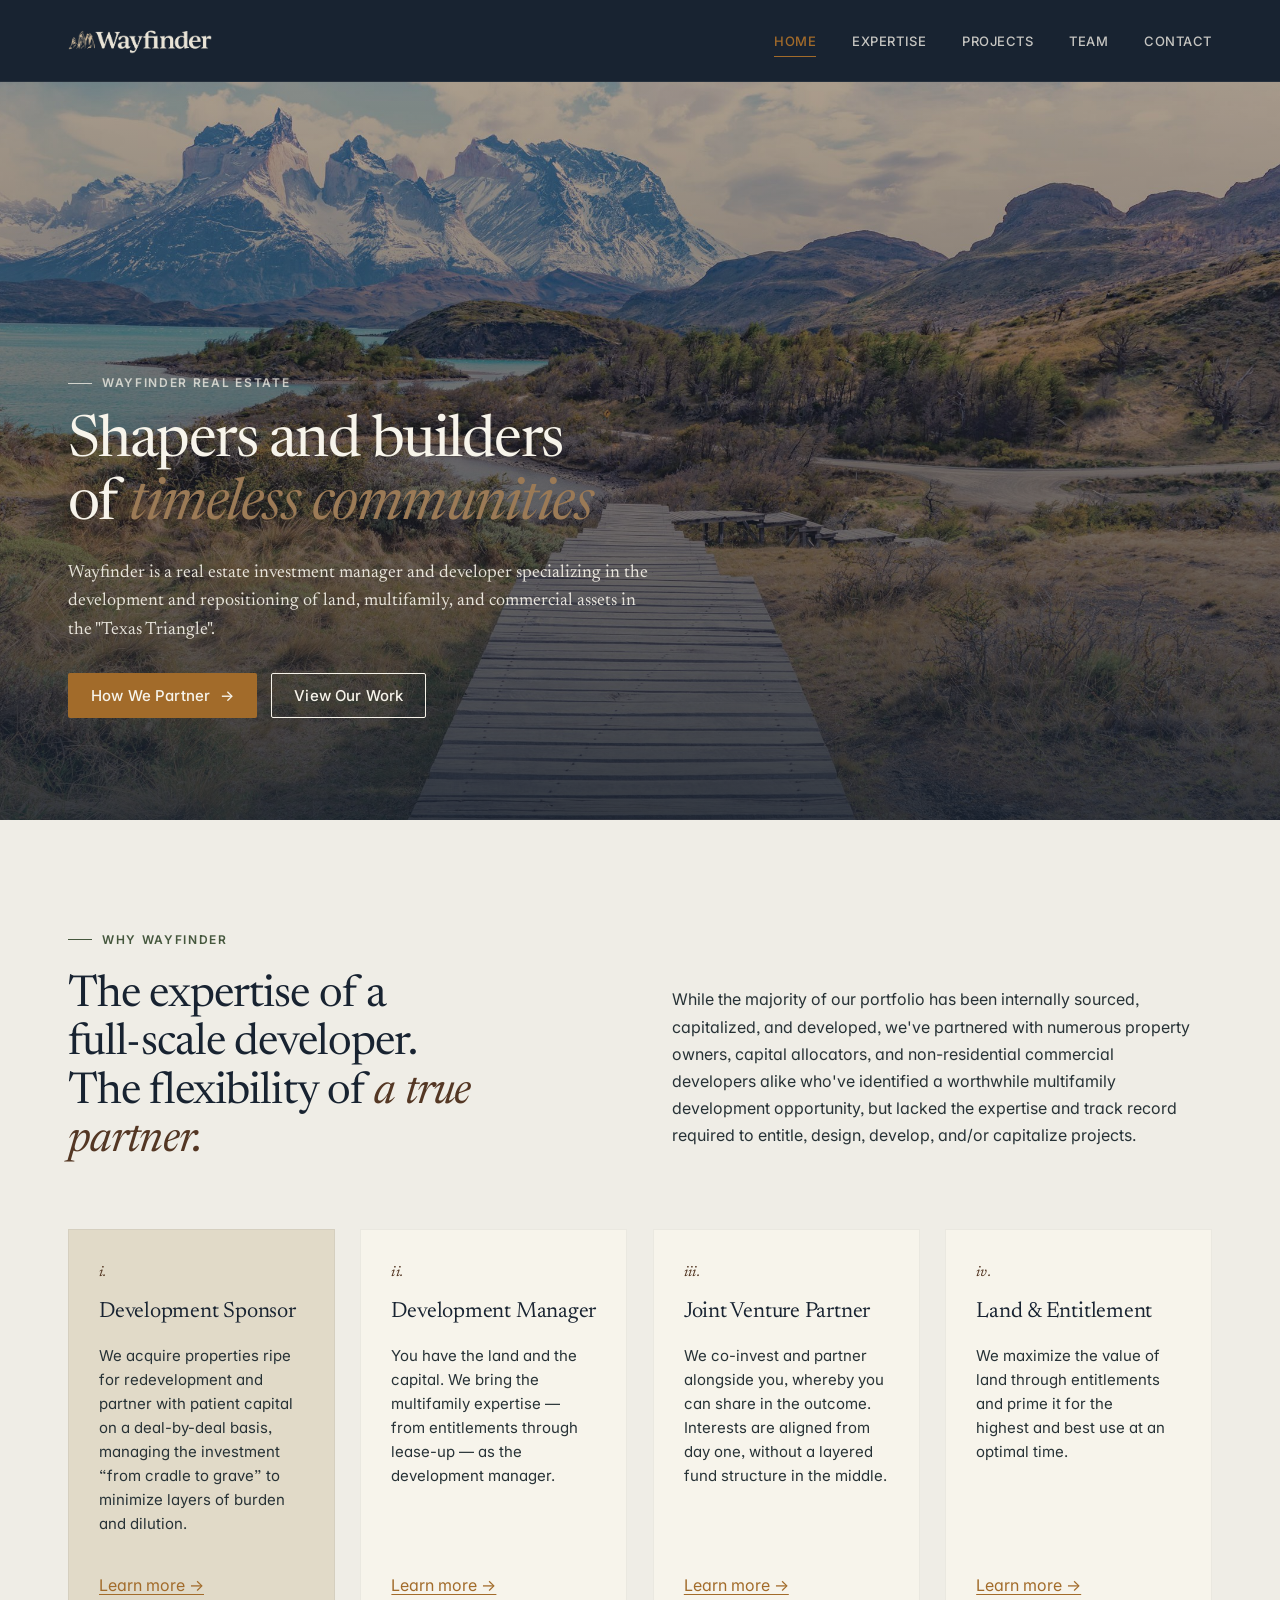
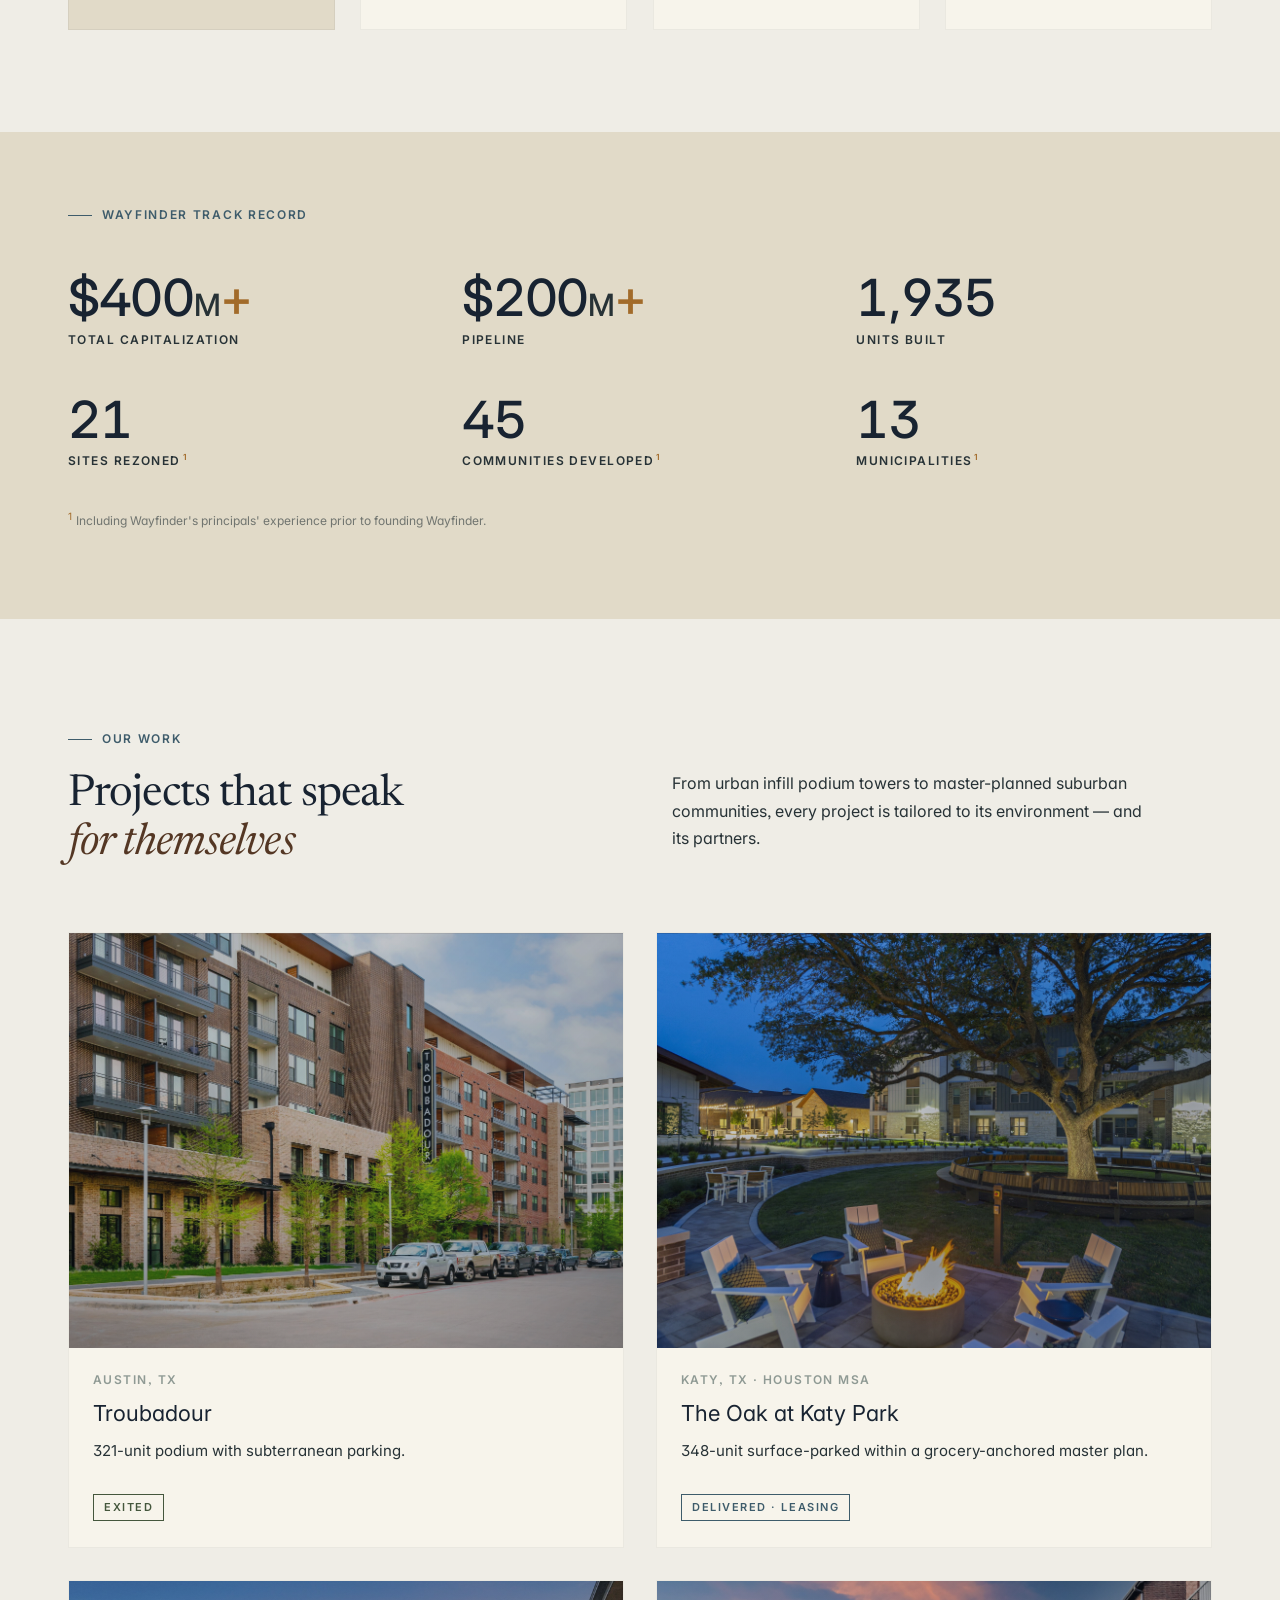
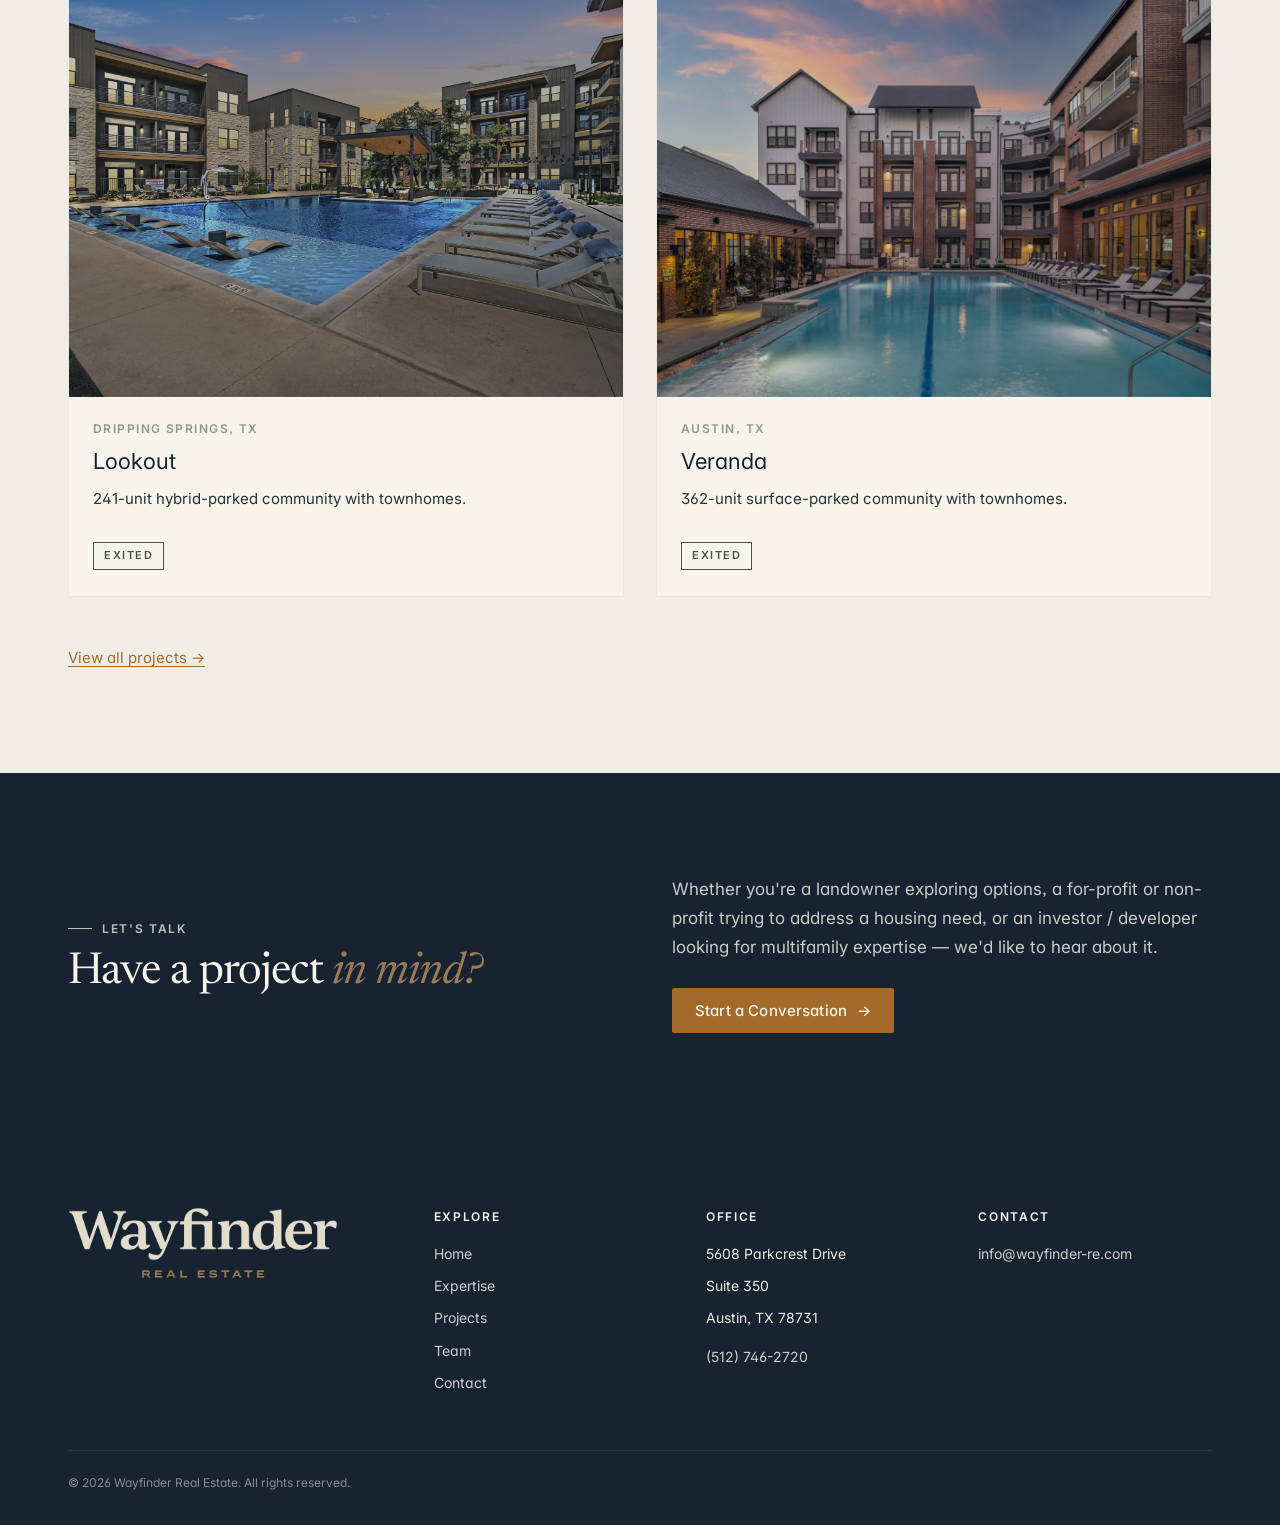
<file: index.html>
<!DOCTYPE html>
<html lang="en">
<head>
<meta charset="UTF-8" />
<meta name="viewport" content="width=device-width, initial-scale=1.0" />
<title>Wayfinder Real Estate — Multifamily development expertise for your next project</title>
<meta name="description" content="Wayfinder is a multifamily development partner for property owners, capital allocators, and real estate investors who need expertise without the overhead." />
<link rel="icon" href="assets/logos/peaks-ochre.png" />
<link rel="preconnect" href="https://fonts.googleapis.com" />
<link rel="preconnect" href="https://fonts.gstatic.com" crossorigin />
<link href="https://fonts.googleapis.com/css2?family=Inter:opsz,wght@14..32,400;14..32,500;14..32,600&family=Newsreader:ital,opsz,wght@0,6..72,400;0,6..72,500;1,6..72,400&display=swap" rel="stylesheet" />
<link rel="stylesheet" href="assets/css/site.css?v=1777991163357" />
</head>
<body>
<div id="site-nav"></div>

<!-- HERO -->
<section class="hero">
  <div class="hero-bg" style="background-image:url('assets/landscape/patagonia.jpg');"></div>
  <div class="hero-inner">
    <span class="eyebrow ivory" style="margin-bottom:22px;">Wayfinder Real Estate</span>
    <h1 class="display reveal">Shapers and builders of <span class="italic-umber">timeless communities</span></h1>
    <p class="lead reveal" style="color:rgba(247,244,235,0.9); margin-top:22px; max-width:58ch;">
      Wayfinder is a real estate investment manager and developer specializing in the development and repositioning of land, multifamily, and commercial assets in the "Texas Triangle".
    </p>
    <div class="hero-ctas reveal">
      <a class="btn btn-primary" href="expertise.html">How We Partner <span class="arr">→</span></a>
      <a class="btn btn-ghost on-dark" href="projects.html">View Our Work</a>
    </div>
  </div>
</section>

<!-- VALUE PROP -->
<section class="section bg-canvas">
  <div class="container">
    <div class="section-head">
      <div>
        <span class="eyebrow">Why Wayfinder</span>
        <h2 class="h1 mt-s reveal">The expertise of a full-scale developer.<br/>The flexibility of <span class="italic-umber">a true partner.</span></h2>
      </div>
      <p class="max-52 reveal" style="font-size:16px; line-height:1.7;">
        While the majority of our portfolio has been internally sourced, capitalized, and developed, we've partnered with numerous property owners, capital allocators, and non-residential commercial developers alike who've identified a worthwhile multifamily development opportunity, but lacked the expertise and track record required to entitle, design, develop, and/or capitalize projects.
      </p>
    </div>

    <div class="grid grid-4">
      <a class="card reveal" href="expertise.html#development-sponsor" style="background: var(--color-warm-sand);">
        <span class="card-num">i.</span>
        <h3 class="h3">Development Sponsor</h3>
        <p>We acquire properties ripe for redevelopment and partner with patient capital on a deal-by-deal basis, managing the investment “from cradle to grave” to minimize layers of burden and dilution.</p>
        <span class="link">Learn more →</span>
      </a>
      <a class="card reveal" href="expertise.html#development-manager">
        <span class="card-num">ii.</span>
        <h3 class="h3">Development Manager</h3>
        <p>You have the land and the capital. We bring the multifamily expertise — from entitlements through lease-up — as the development manager.</p>
        <span class="link">Learn more →</span>
      </a>
      <a class="card reveal" href="expertise.html#joint-venture">
        <span class="card-num">iii.</span>
        <h3 class="h3">Joint Venture Partner</h3>
        <p>We co-invest and partner alongside you, whereby you can share in the outcome. Interests are aligned from day one, without a layered fund structure in the middle.</p>
        <span class="link">Learn more →</span>
      </a>
      <a class="card reveal" href="expertise.html#land-entitlement">
        <span class="card-num">iv.</span>
        <h3 class="h3">Land &amp; Entitlement</h3>
        <p>We maximize the value of land through entitlements and prime it for the highest and best use at an optimal time.</p>
        <span class="link">Learn more →</span>
      </a>
    </div>
  </div>
</section>

<!-- STATS -->
<section class="section-tight bg-sand">
  <div class="container">
    <div style="display:flex; justify-content:space-between; align-items:baseline; margin-bottom:clamp(32px, 4vw, 56px); flex-wrap:wrap; gap:16px;">
      <span class="eyebrow teal">Wayfinder Track Record</span>
    </div>
    <div class="stats-row" style="grid-template-columns: repeat(3, 1fr);">
      <div class="stat"><span class="stat-number">$400<span style="font-size:0.6em; color: rgb(39, 50, 54);">M</span><span style="color:var(--color-ochre);">+</span></span><span class="stat-label">Total Capitalization</span></div>
      <div class="stat"><span class="stat-number">$200<span style="font-size:0.6em; color: rgb(39, 50, 54);">M</span><span style="color:var(--color-ochre);">+</span></span><span class="stat-label">Pipeline</span></div>
      <div class="stat"><span class="stat-number">1,935</span><span class="stat-label">Units Built</span></div>
    </div>
    <div class="stats-row" style="grid-template-columns: repeat(3, 1fr); margin-top:clamp(28px, 3.5vw, 48px);">
      <div class="stat"><span class="stat-number">21</span><span class="stat-label">Sites Rezoned<sup style="font-size:0.7em; margin-left:2px; color:var(--color-ochre);">1</sup></span></div>
      <div class="stat"><span class="stat-number">45</span><span class="stat-label">Communities Developed<sup style="font-size:0.7em; margin-left:2px; color:var(--color-ochre);">1</sup></span></div>
      <div class="stat"><span class="stat-number">13</span><span class="stat-label">Municipalities<sup style="font-size:0.7em; margin-left:2px; color:var(--color-ochre);">1</sup></span></div>
    </div>
    <p style="margin-top:clamp(28px, 3vw, 40px); font-family:var(--font-sans); font-size:12px; line-height:1.6; color:rgba(39,50,54,0.6); max-width:60ch;"><sup style="color:var(--color-ochre); margin-right:4px;">1</sup>Including Wayfinder's principals' experience prior to founding Wayfinder.</p>
  </div>
</section>

<!-- FEATURED PROJECTS -->
<section class="section bg-canvas">
  <div class="container">
    <div class="section-head">
      <div>
        <span class="eyebrow teal">Our Work</span>
        <h2 class="h1 mt-s reveal">Projects that speak <span class="italic-umber">for themselves</span></h2>
      </div>
      <p class="max-52 reveal" style="font-size:16px; line-height:1.7;">
        From urban infill podium towers to master-planned suburban communities, every project is tailored to its environment — and its partners.
      </p>
    </div>

    <div class="grid grid-2" style="gap: clamp(20px, 2.5vw, 36px);">
      <a class="project-card reveal" href="projects.html">
        <div class="img" style="background: linear-gradient(135deg, #5a6f5a, #3d4a47); background-image: linear-gradient(135deg, rgba(24,35,49,0.15), rgba(24,35,49,0.4)), url('assets/img/projects/troubadour/Hero.jpg'); background-size: cover; background-position: center;"></div>
        <div class="body">
          <span class="loc">Austin, TX</span>
          <h3>Troubadour</h3>
          <p class="desc">321-unit podium with subterranean parking.</p>
          <span class="status exited">Exited</span>
        </div>
      </a>
      <a class="project-card reveal" href="projects.html">
        <div class="img" style="background-image: linear-gradient(135deg, rgba(24,35,49,0.15), rgba(24,35,49,0.4)), url('assets/img/projects/oakkaty/NewHero.jpg'); background-size: cover; background-position: center;"></div>
        <div class="body">
          <span class="loc">Katy, TX · Houston MSA</span>
          <h3>The Oak at Katy Park</h3>
          <p class="desc">348-unit surface-parked within a grocery-anchored master plan.</p>
          <span class="status delivered">Delivered · Leasing</span>
        </div>
      </a>
      <a class="project-card reveal" href="projects.html">
        <div class="img" style="background-image: linear-gradient(135deg, rgba(24,35,49,0.15), rgba(24,35,49,0.4)), url('assets/img/projects/lookout/Hero.jpg'); background-size: cover; background-position: center;"></div>
        <div class="body">
          <span class="loc">Dripping Springs, TX</span>
          <h3>Lookout</h3>
          <p class="desc">241-unit hybrid-parked community with townhomes.</p>
          <span class="status exited">Exited</span>
        </div>
      </a>
      <a class="project-card reveal" href="projects.html">
        <div class="img" style="background-image: linear-gradient(135deg, rgba(24,35,49,0.15), rgba(24,35,49,0.4)), url('assets/img/projects/veranda/Hero.jpg'); background-size: cover; background-position: center;"></div>
        <div class="body">
          <span class="loc">Austin, TX</span>
          <h3>Veranda</h3>
          <p class="desc">362-unit surface-parked community with townhomes.</p>
          <span class="status exited">Exited</span>
        </div>
      </a>
    </div>

    <div style="margin-top: clamp(32px, 4vw, 48px);">
      <a class="link" href="projects.html" style="font-size:15px;">View all projects →</a>
    </div>
  </div>
</section>

<!-- CTA -->
<section class="section bg-ink on-dark">
  <div class="container">
    <div class="two-col">
      <div class="reveal">
        <span class="eyebrow ivory">Let's Talk</span>
        <h2 class="h1 mt-s" style="color:var(--color-warm-white);">Have a project <span class="italic-umber">in mind?</span></h2>
      </div>
      <div class="reveal">
        <p style="color:rgba(247,244,235,0.8); font-size:17px; line-height:1.7; margin-bottom:26px;">
          Whether you're a landowner exploring options, a for-profit or non-profit trying to address a housing need, or an investor / developer looking for multifamily expertise — we'd like to hear about it.
        </p>
        <a class="btn btn-primary" href="contact.html">Start a Conversation <span class="arr">→</span></a>
      </div>
    </div>
  </div>
</section>

<div id="site-footer"></div>

<script src="assets/partials.js?v=1778768134708"></script>
<script>injectChrome('home');</script>
<script src="assets/js/site.js?v=1777990945777"></script>
</body>
</html>
</file>
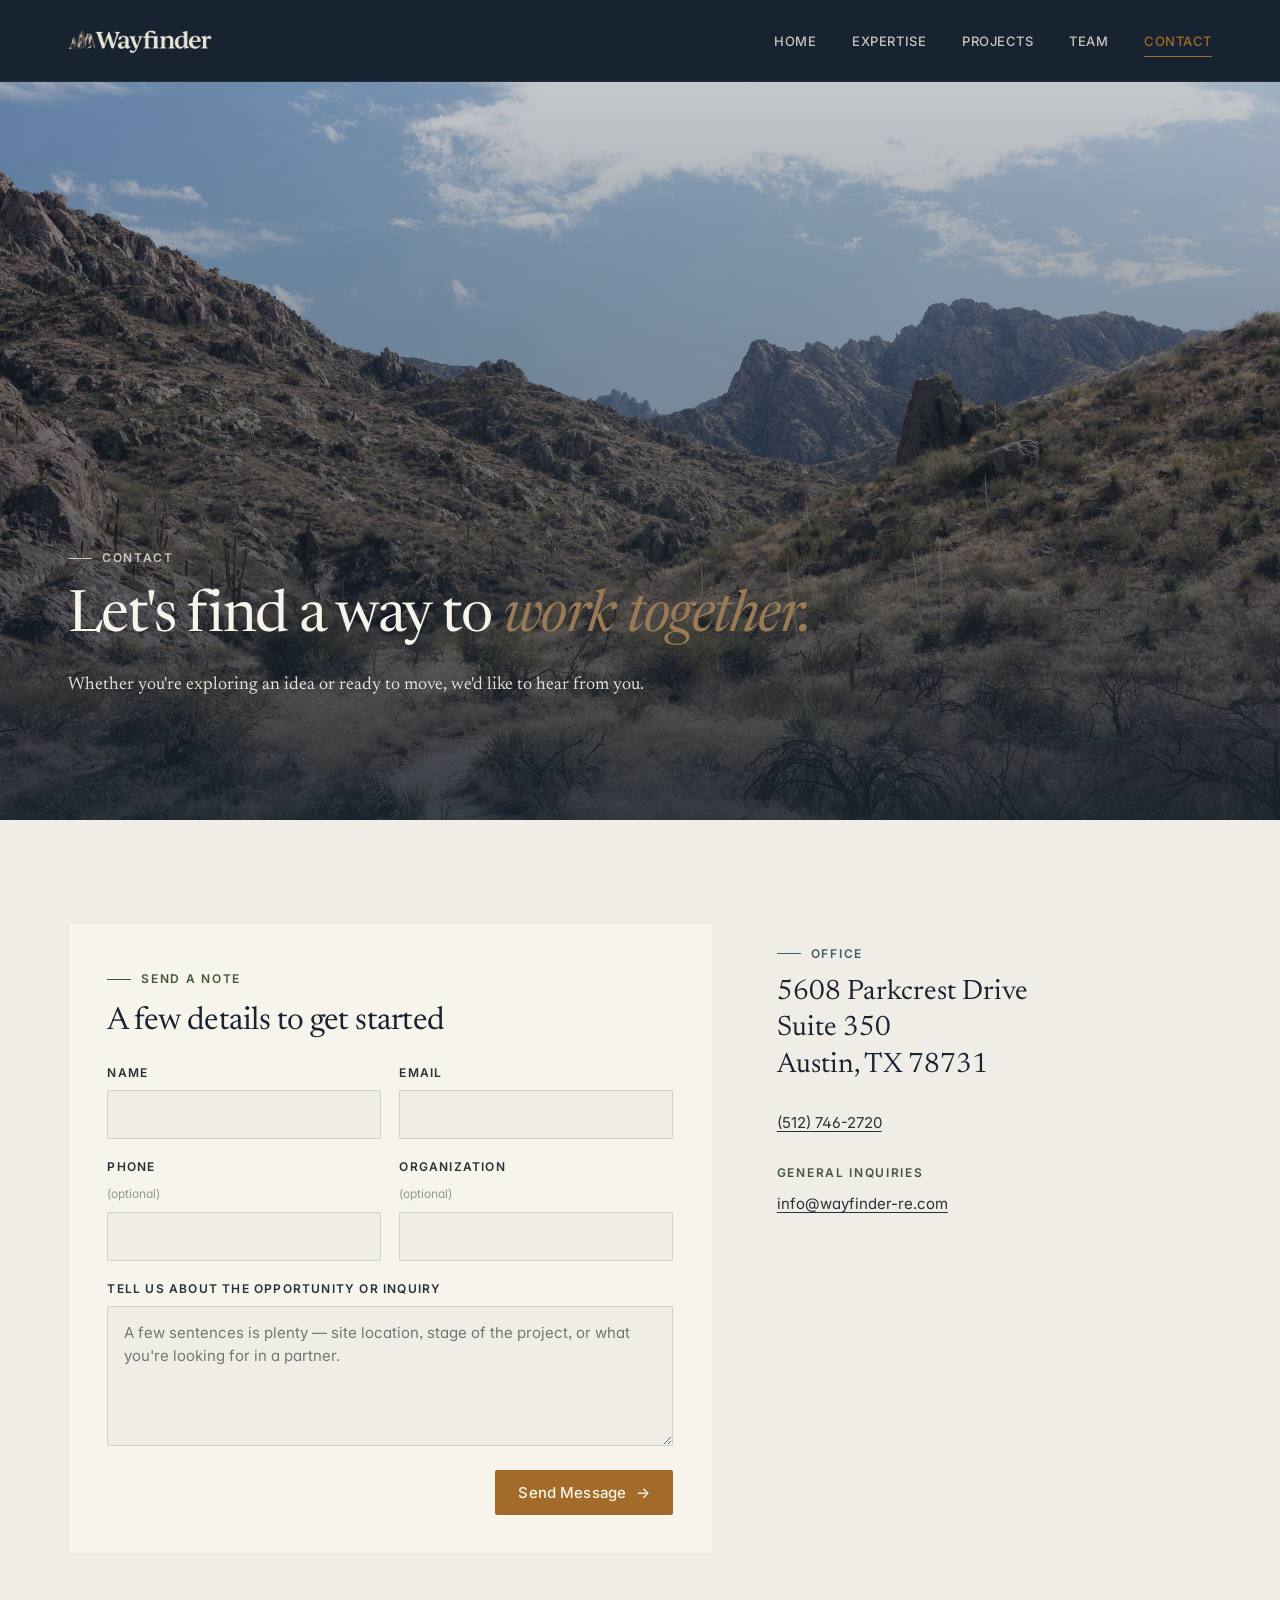
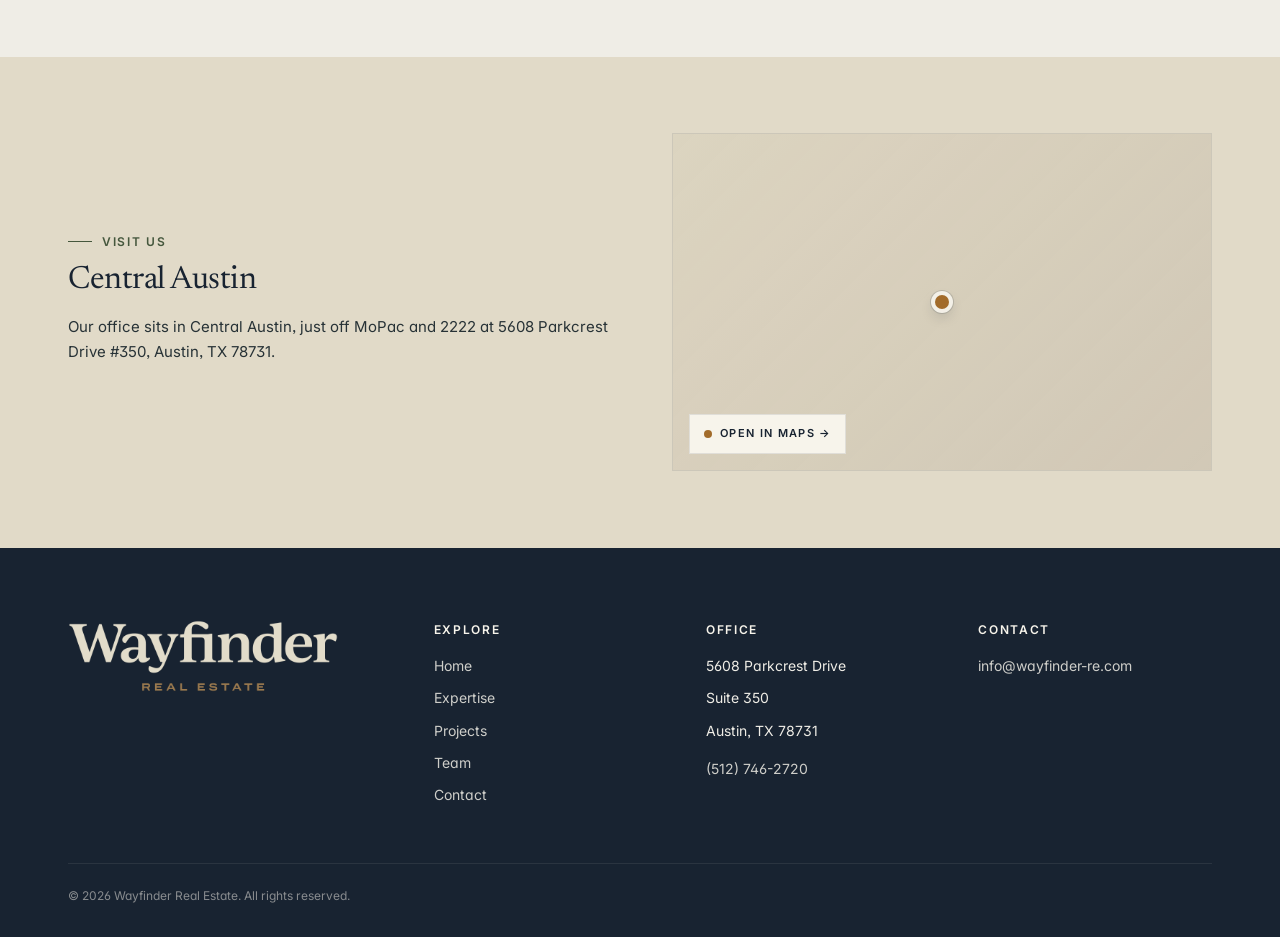
<file: contact.html>
<!DOCTYPE html>
<html lang="en">
<head>
<meta charset="UTF-8" />
<meta name="viewport" content="width=device-width, initial-scale=1.0" />
<title>Contact — Wayfinder Real Estate</title>
<meta name="description" content="Whether you're exploring an idea or ready to move, let's find a way to work together." />
<link rel="icon" href="assets/logos/peaks-ochre.png" />
<link rel="preconnect" href="https://fonts.googleapis.com" />
<link rel="preconnect" href="https://fonts.gstatic.com" crossorigin />
<link href="https://fonts.googleapis.com/css2?family=Inter:opsz,wght@14..32,400;14..32,500;14..32,600&family=Newsreader:ital,opsz,wght@0,6..72,400;0,6..72,500;1,6..72,400&display=swap" rel="stylesheet" />
<link rel="stylesheet" href="assets/css/site.css?v=1777991163357" />
<style>
  .contact-grid { display: grid; grid-template-columns: 1.25fr 1fr; gap: clamp(32px, 5vw, 72px); align-items: start; }
  @media (max-width: 900px) { .contact-grid { grid-template-columns: 1fr; } }
  .contact-info-block { padding-top: 14px; }
  .contact-info-block h4 { font-family: var(--font-sans); font-size:12px; font-weight:600; letter-spacing:0.14em; text-transform:uppercase; color: var(--color-forest); margin: 28px 0 10px; }
  .contact-info-block p, .contact-info-block a { font-size: 15px; color: var(--color-slate); line-height: 1.6; }
  .contact-info-block .big { font-family: var(--font-serif); font-size: clamp(22px, 2.4vw, 28px); color: var(--color-ink); line-height: 1.3; }
  .person-row { display: grid; grid-template-columns: 56px 1fr; gap: 14px; align-items: center; padding: 14px 0; border-top: 1px solid rgba(24,35,49,0.1); }
  .person-row img { width: 56px; height: 56px; border-radius: 50%; object-fit: cover; background: var(--color-warm-sand); }
  .person-row .name { font-family: var(--font-serif); font-size: 18px; color: var(--color-ink); }
  .person-row .meta { font-size: 12px; color: var(--color-sage); letter-spacing: 0.02em; }
  .person-row .meta a { color: var(--color-ochre); text-decoration: underline; text-underline-offset: 3px; text-decoration-thickness: 0.5px; }
  .thanks { display:none; padding: 20px; background: rgba(46,125,91,0.1); border: 1px solid rgba(46,125,91,0.3); color: var(--color-success); font-size: 14px; margin-bottom: 18px; }
  .thanks.show { display: block; }
</style>
</head>
<body>
<div id="site-nav"></div>

<!-- HERO -->
<section class="hero">
  <div class="hero-bg" style="background-image:url('assets/landscape/catalina.jpg');"></div>
  <div class="hero-inner">
    <span class="eyebrow ivory" style="margin-bottom:22px;">Contact</span>
    <h1 class="display" style="max-width: 22ch;">Let's find a way to <span class="italic-umber">work together.</span></h1>
    <p class="lead" style="color: rgba(247,244,235,0.9); margin-top:22px; max-width: 60ch;">
      Whether you're exploring an idea or ready to move, we'd like to hear from you.
    </p>
  </div>
</section>

<!-- FORM + INFO -->
<section class="section bg-canvas">
  <div class="container">
    <div class="contact-grid">

      <form class="form-card" id="contactForm" novalidate>
        <div class="thanks" id="thanks">
          Thank you — we've received your note and will be in touch shortly.
        </div>

        <span class="eyebrow" style="margin-bottom: 18px; display:inline-flex;">Send a Note</span>
        <h2 class="h2" style="margin-bottom: 22px;">A few details to get started</h2>

        <div class="form-row">
          <div class="form-row-2" style="display:grid; gap:18px;">
            <label>Name
              <input type="text" name="name" required />
            </label>
            <label>Email
              <input type="email" name="email" required />
            </label>
          </div>
          <div class="form-row-2" style="display:grid; gap:18px;">
            <label>Phone <span style="font-weight:400; color:var(--color-sage); text-transform:none; letter-spacing:normal;">(optional)</span>
              <input type="tel" name="phone" />
            </label>
            <label>Organization <span style="font-weight:400; color:var(--color-sage); text-transform:none; letter-spacing:normal;">(optional)</span>
              <input type="text" name="org" />
            </label>
          </div>
          <label>Tell us about the opportunity or inquiry
            <textarea name="message" required placeholder="A few sentences is plenty — site location, stage of the project, or what you're looking for in a partner."></textarea>
          </label>
        </div>

        <div style="margin-top: 24px; display:flex; justify-content: space-between; align-items: center; gap: 16px; flex-wrap: wrap;">
          <p style="font-size:12px; color:var(--color-sage); margin:0; max-width: 40ch;">
          </p>
          <button type="submit" class="btn btn-primary">Send Message <span class="arr">→</span></button>
        </div>
      </form>

      <aside class="contact-info-block">
        <span class="eyebrow teal">Office</span>
        <p class="big" style="margin-top: 12px;">5608 Parkcrest Drive<br/>Suite 350<br/>Austin, TX 78731</p>
        <p style="margin-top: 8px;"><a class="link" href="tel:5127462720">(512) 746-2720</a></p>

        <h4>General Inquiries</h4>
        <p><a class="link" href="mailto:info@wayfinder-re.com">info@wayfinder-re.com</a></p>
      </aside>
    </div>
  </div>
</section>

<!-- Simple map placeholder block -->
<section class="section-tight bg-sand">
  <div class="container">
    <div class="two-col">
      <div>
        <span class="eyebrow">Visit Us</span>
        <h2 class="h2 mt-s">Central Austin</h2>
        <p style="font-size: 15px; color: var(--color-slate); line-height: 1.7; margin-top: 14px;">
          Our office sits in Central Austin, just off MoPac and 2222 at 5608 Parkcrest Drive #350, Austin, TX 78731.
        </p>
      </div>
      <a href="https://maps.google.com/?q=5608+Parkcrest+Drive+%23350,+Austin,+TX+78731" target="_blank" rel="noopener" style="aspect-ratio: 16/10; position: relative; border: 1px solid rgba(24,35,49,0.1); display:block; overflow:hidden; text-decoration:none; background: var(--color-warm-sand);">
        <iframe
          src="https://www.google.com/maps?q=5608+Parkcrest+Drive,+Austin,+TX+78731&output=embed"
          style="position:absolute; inset:0; width:100%; height:100%; border:0; pointer-events:none; filter: grayscale(1) sepia(0.55) hue-rotate(-12deg) saturate(0.85) contrast(0.95) brightness(1.02);"
          loading="lazy"
          referrerpolicy="no-referrer-when-downgrade"
          aria-label="Map of 5608 Parkcrest Drive #350, Austin, TX 78731"
        ></iframe>
        <div aria-hidden="true" style="position:absolute; inset:0; background: linear-gradient(135deg, rgba(225,218,200,0.18), rgba(84,55,36,0.10)); mix-blend-mode: multiply; pointer-events:none;"></div>
        <div aria-hidden="true" style="position:absolute; inset:0; pointer-events:none; display:grid; place-items:center;">
          <div style="position:relative; width:14px; height:14px; background: var(--color-ochre); border-radius:50%; box-shadow: 0 0 0 4px rgba(247,244,235,0.95), 0 0 0 5px rgba(24,35,49,0.15), 0 6px 14px rgba(24,35,49,0.25);"></div>
        </div>
        <div style="position:absolute; left:16px; bottom:16px; background:var(--color-warm-white); padding:10px 14px; font-family:var(--font-sans); font-size:11px; font-weight:600; letter-spacing:0.12em; text-transform:uppercase; color:var(--color-ink); border:1px solid rgba(24,35,49,0.1); display:flex; align-items:center; gap:8px;">
          <span style="display:inline-block; width:8px; height:8px; background:var(--color-ochre); border-radius:50%;"></span>
          Open in Maps →
        </div>
      </a>
    </div>
  </div>
</section>

<div id="site-footer"></div>

<script src="assets/partials.js?v=1778768134708"></script>
<script>injectChrome('contact');</script>
<script src="assets/js/site.js?v=1777990945777"></script>

<script>
  document.getElementById('contactForm').addEventListener('submit', function(e) {
    e.preventDefault();
    const form = e.target;
    const data = new FormData(form);
    const name = (data.get('name') || '').trim();
    const email = (data.get('email') || '').trim();
    const phone = (data.get('phone') || '').trim();
    const org = (data.get('org') || '').trim();
    const message = (data.get('message') || '').trim();

    if (!name || !email || !message) {
      alert('Please fill in your name, email, and message.');
      return;
    }

    const subject = `Wayfinder inquiry from ${name}${org ? ' (' + org + ')' : ''}`;
    const body =
      `Name: ${name}\n` +
      `Email: ${email}\n` +
      (phone ? `Phone: ${phone}\n` : '') +
      (org ? `Organization: ${org}\n` : '') +
      `\n---\n\n${message}\n`;

    const mailtoLink =
      `mailto:mac@wayfinder-re.com` +
      `?subject=${encodeURIComponent(subject)}` +
      `&body=${encodeURIComponent(body)}`;

    window.location.href = mailtoLink;

    const t = document.getElementById('thanks');
    t.textContent = "Thanks — your email client should be opening with your message ready to send. Just hit send and it'll come straight to Mac. If your mail app didn't open, you can email Mac directly at mac@wayfinder-re.com.";
    t.classList.add('show');
    form.reset();
    t.scrollIntoView({ behavior: 'smooth', block: 'center' });
  });
</script>
</body>
</html>
</file>
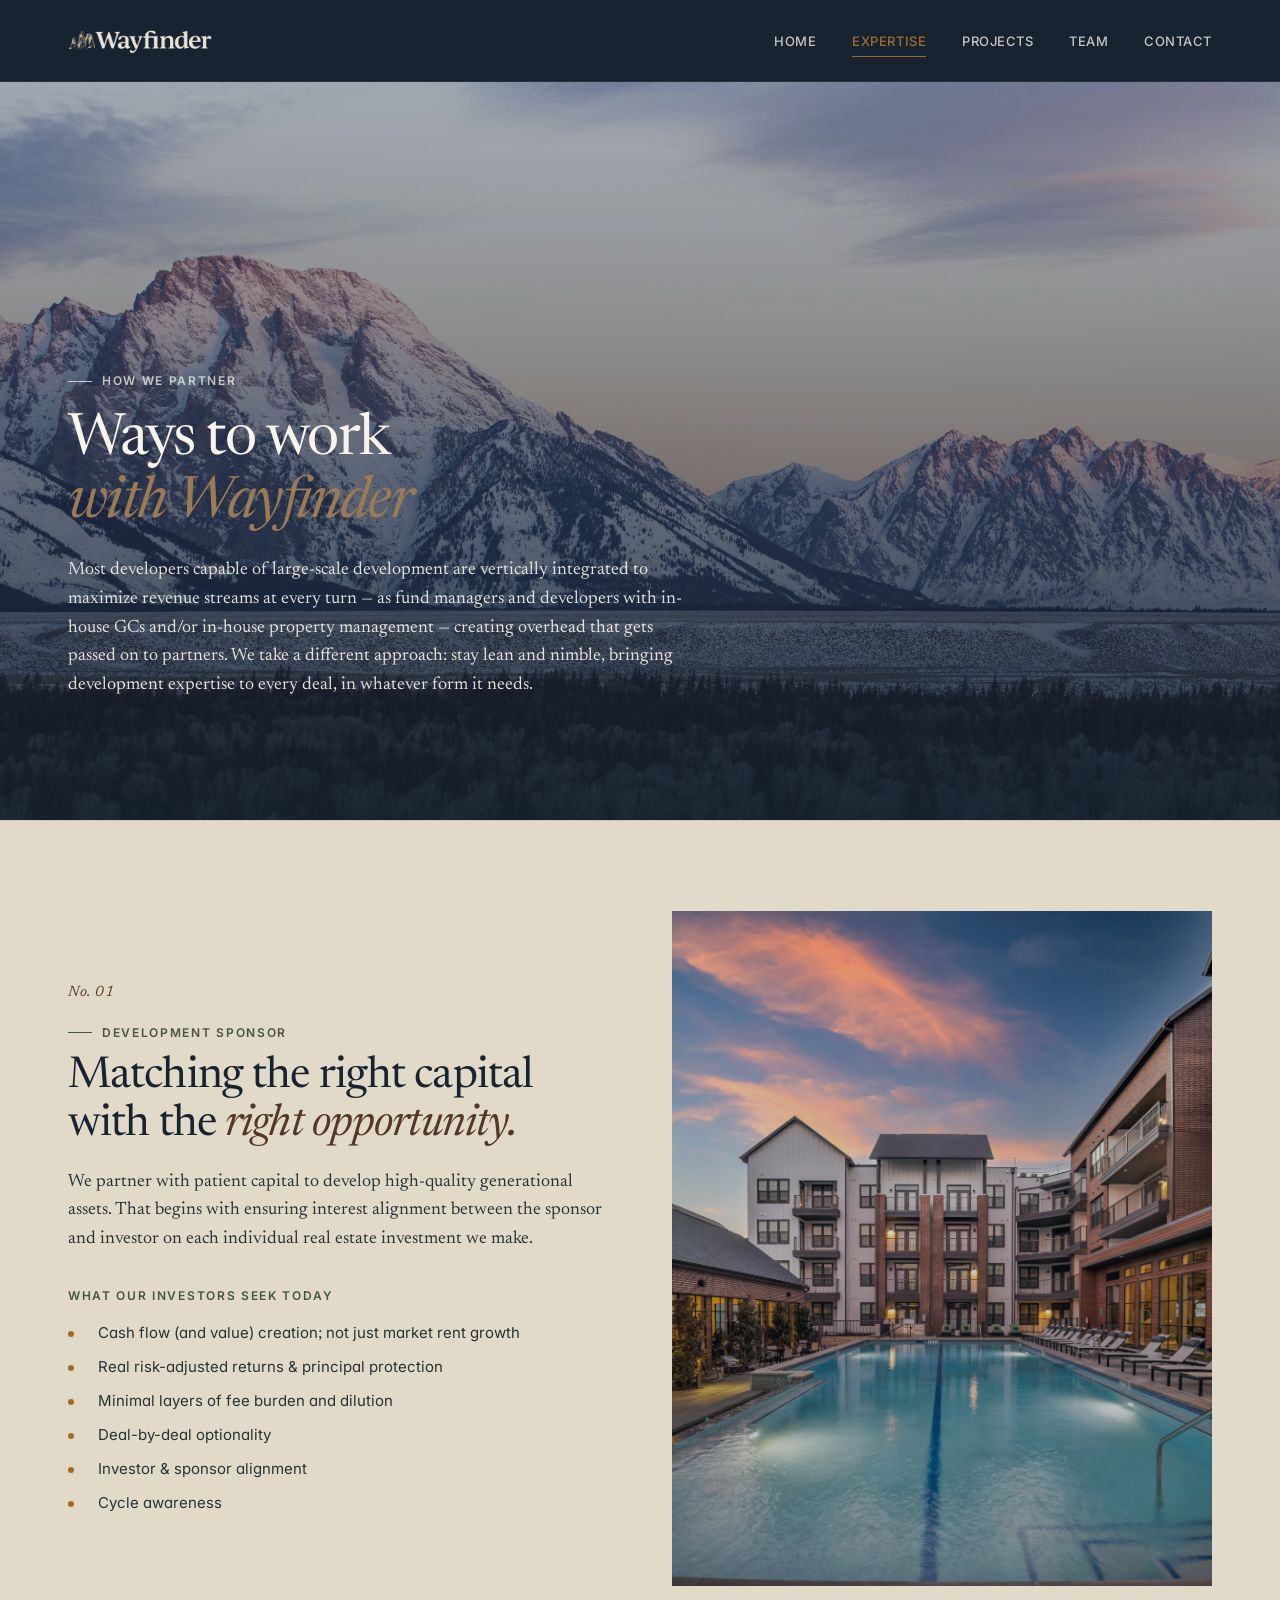
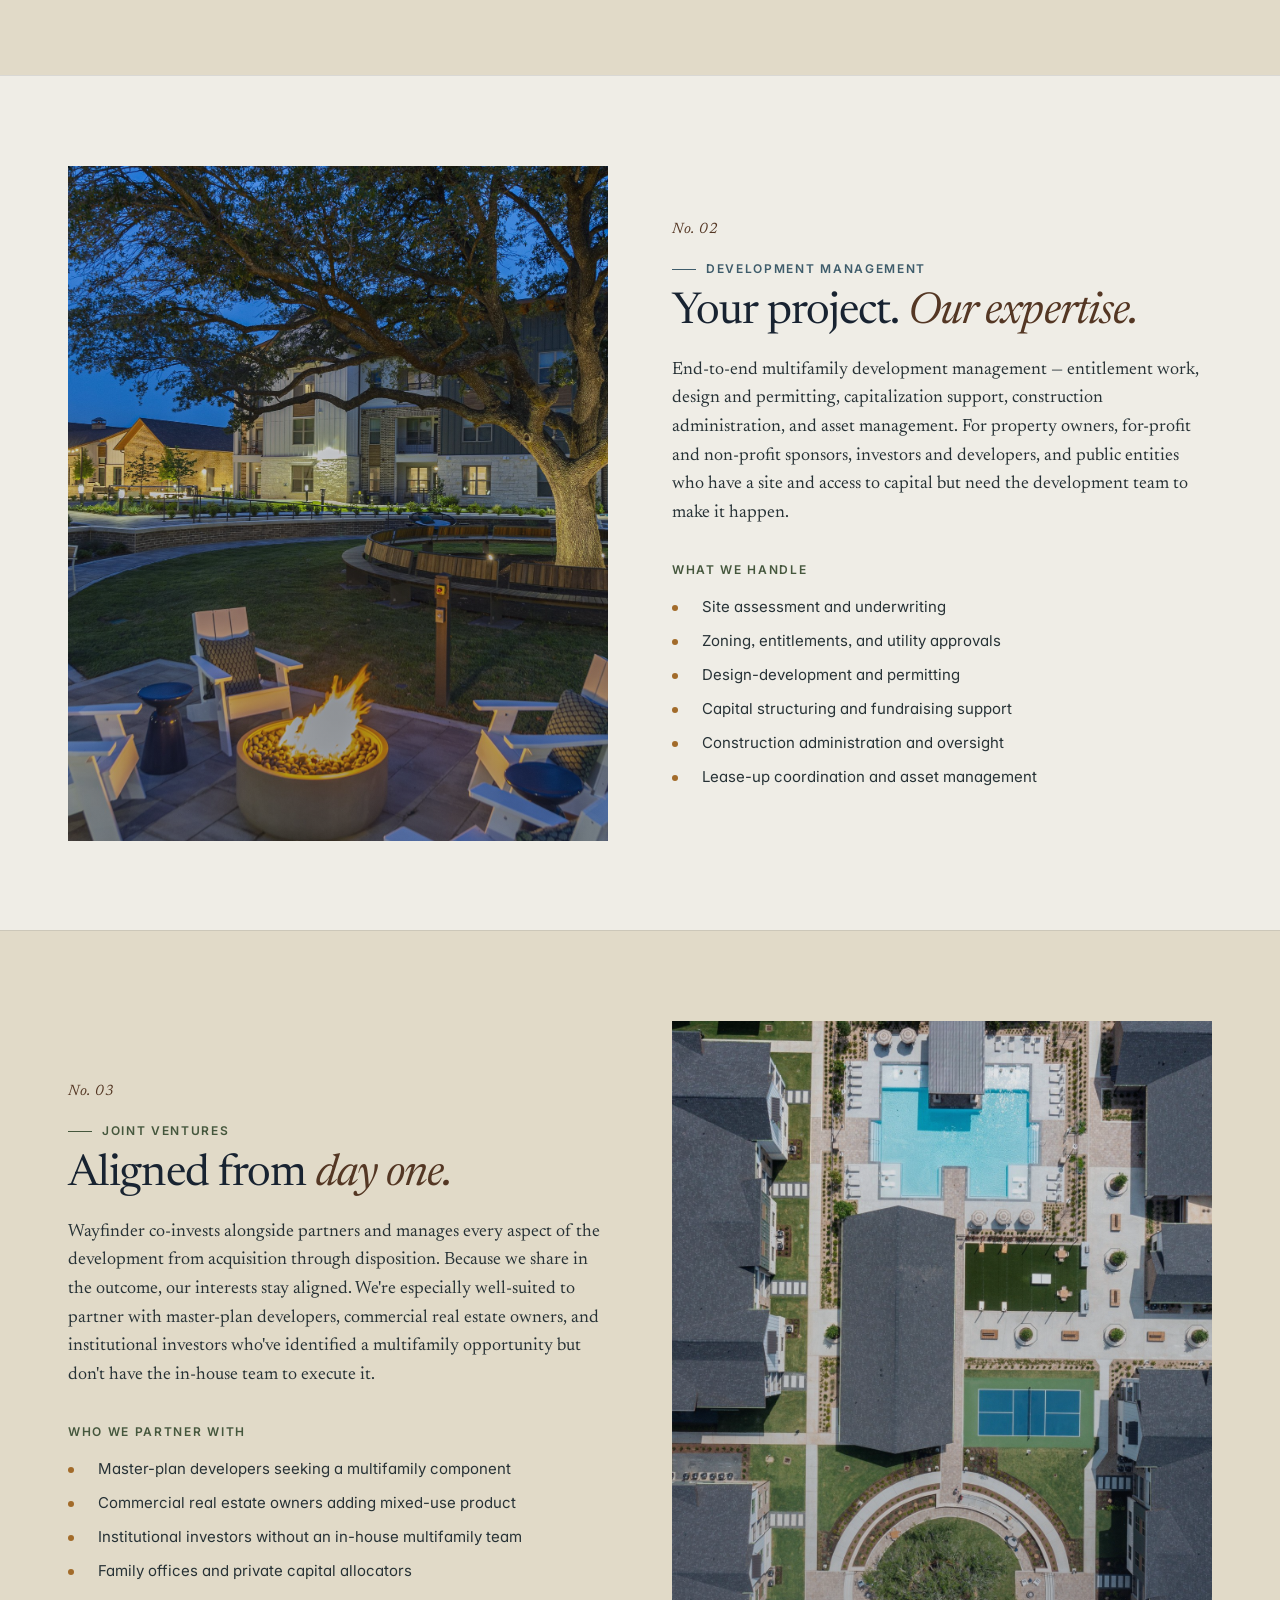
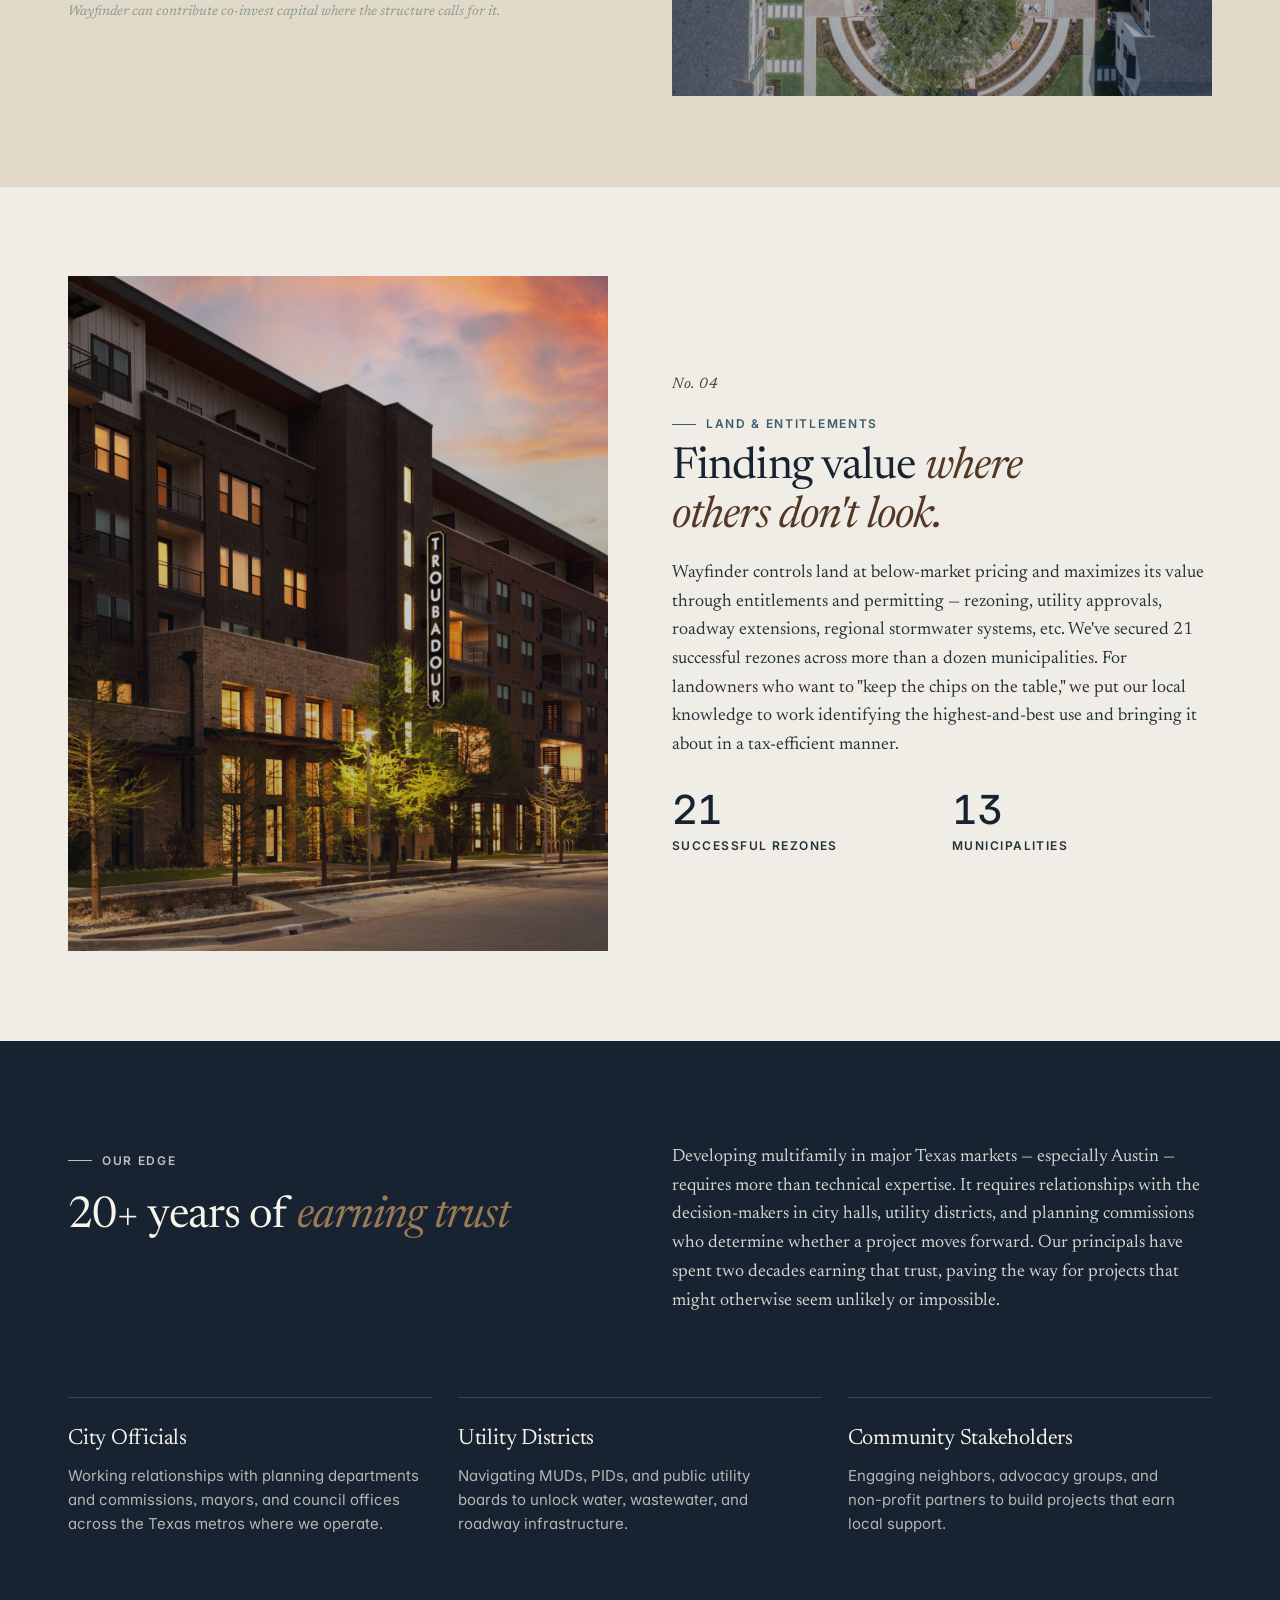
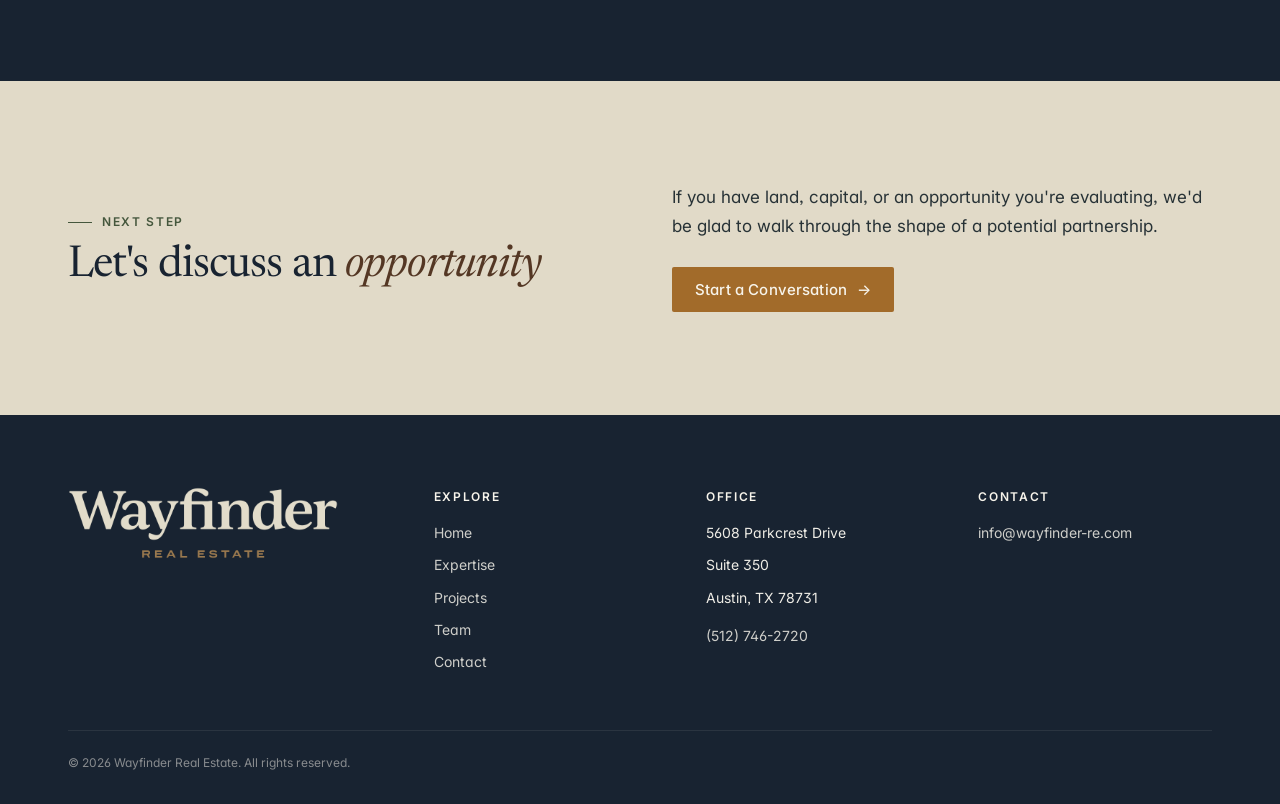
<file: expertise.html>
<!DOCTYPE html>
<html lang="en">
<head>
<meta charset="UTF-8" />
<meta name="viewport" content="width=device-width, initial-scale=1.0" />
<title>Expertise — Wayfinder Real Estate</title>
<meta name="description" content="Ways to work with Wayfinder Real Estate: development sponsorship, development management, joint ventures, and land & entitlements." />
<link rel="icon" href="assets/logos/peaks-ochre.png" />
<link rel="preconnect" href="https://fonts.googleapis.com" />
<link rel="preconnect" href="https://fonts.gstatic.com" crossorigin />
<link href="https://fonts.googleapis.com/css2?family=Inter:opsz,wght@14..32,400;14..32,500;14..32,600&family=Newsreader:ital,opsz,wght@0,6..72,400;0,6..72,500;1,6..72,400&display=swap" rel="stylesheet" />
<link rel="stylesheet" href="assets/css/site.css?v=1777991163357" />
<style>
  .service-block { padding: clamp(60px, 7vw, 110px) 0; border-top: 1px solid rgba(24,35,49,0.1); }
  .service-block .index {
    font-family: var(--font-serif); font-style: italic;
    color: var(--color-umber); font-size: 15px; letter-spacing: 0.04em; margin-bottom: 10px;
  }
  .service-img {
    aspect-ratio: 4/5;
    background-size: cover; background-position: center;
    background-color: var(--color-warm-sand);
  }
  @media (min-width: 900px) {
    .service-block.flip .service-img { order: 2; }
    .service-block.flip .service-body { order: 1; }
  }
</style>
</head>
<body>
<div id="site-nav"></div>

<!-- HERO -->
<section class="hero">
  <div class="hero-bg" style="background-image:url('assets/landscape/moran.jpg');"></div>
  <div class="hero-inner">
    <span class="eyebrow ivory" style="margin-bottom:22px;">How We Partner</span>
    <h1 class="display" style="max-width:16ch;">Ways to work <span class="italic-umber">with Wayfinder</span></h1>
    <p class="lead" style="color:rgba(247,244,235,0.9); margin-top:22px; max-width:62ch;">
      Most developers capable of large-scale development are vertically integrated to maximize revenue streams at every turn — as fund managers and developers with in-house GCs and/or in-house property management — creating overhead that gets passed on to partners. We take a different approach: stay lean and nimble, bringing development expertise to every deal, in whatever form it needs.
    </p>
  </div>
</section>

<!-- DEV SPONSOR -->
<section id="development-sponsor" class="service-block flip bg-sand">
  <div class="container">
    <div class="two-col">
      <div class="service-img" style="background-image: linear-gradient(180deg, rgba(24,35,49,0.1), rgba(24,35,49,0.35)), url('assets/servicesimgs/DevSponsor.jpg');"></div>
      <div class="service-body">
        <div class="index">No. 01</div>
        <span class="eyebrow">Development Sponsor</span>
        <h2 class="h1 mt-s">Matching the right capital with the <span class="italic-umber">right opportunity.</span></h2>
        <p class="lead" style="margin-top:18px;">
          We partner with patient capital to develop high-quality generational assets. That begins with ensuring interest alignment between the sponsor and investor on each individual real estate investment we make.
        </p>
        <h4 style="font-family:var(--font-sans); font-size:12px; font-weight:600; letter-spacing:0.14em; text-transform:uppercase; color:var(--color-forest); margin:32px 0 8px;">What our investors seek today</h4>
        <ul class="feat-list">
          <li>Cash flow (and value) creation; not just market rent growth</li>
          <li>Real risk-adjusted returns &amp; principal protection</li>
          <li>Minimal layers of fee burden and dilution</li>
          <li>Deal-by-deal optionality</li>
          <li>Investor &amp; sponsor alignment</li>
          <li>Cycle awareness</li>
        </ul>
      </div>
    </div>
  </div>
</section>

<!-- DEV MANAGER -->
<section id="development-manager" class="service-block bg-canvas">
  <div class="container">
    <div class="two-col">
      <div class="service-img" style="background-image: linear-gradient(180deg, rgba(24,35,49,0.1), rgba(24,35,49,0.35)), url('assets/servicesimgs/DevMgmt.JPG');"></div>
      <div class="service-body">
        <div class="index">No. 02</div>
        <span class="eyebrow teal">Development Management</span>
        <h2 class="h1 mt-s">Your project. <span class="italic-umber">Our expertise.</span></h2>
        <p class="lead" style="margin-top:18px;">
          End-to-end multifamily development management — entitlement work, design and permitting, capitalization support, construction administration, and asset management. For property owners, for-profit and non-profit sponsors, investors and developers, and public entities who have a site and access to capital but need the development team to make it happen.
        </p>
        <h4 style="font-family:var(--font-sans); font-size:12px; font-weight:600; letter-spacing:0.14em; text-transform:uppercase; color:var(--color-forest); margin:32px 0 8px;">What we handle</h4>
        <ul class="feat-list">
          <li>Site assessment and underwriting</li>
          <li>Zoning, entitlements, and utility approvals</li>
          <li>Design-development and permitting</li>
          <li>Capital structuring and fundraising support</li>
          <li>Construction administration and oversight</li>
          <li>Lease-up coordination and asset management</li>
        </ul>
      </div>
    </div>
  </div>
</section>

<!-- JV -->
<section id="joint-venture" class="service-block flip bg-sand">
  <div class="container">
    <div class="two-col">
      <div class="service-img" style="background-image: linear-gradient(180deg, rgba(24,35,49,0.1), rgba(24,35,49,0.35)), url('assets/servicesimgs/JVs.jpg');"></div>
      <div class="service-body">
        <div class="index">No. 03</div>
        <span class="eyebrow">Joint Ventures</span>
        <h2 class="h1 mt-s">Aligned from <span class="italic-umber">day one.</span></h2>
        <p class="lead" style="margin-top:18px;">
          Wayfinder co-invests alongside partners and manages every aspect of the development from acquisition through disposition. Because we share in the outcome, our interests stay aligned. We're especially well-suited to partner with master-plan developers, commercial real estate owners, and institutional investors who've identified a multifamily opportunity but don't have the in-house team to execute it.
        </p>
        <h4 style="font-family:var(--font-sans); font-size:12px; font-weight:600; letter-spacing:0.14em; text-transform:uppercase; color:var(--color-forest); margin:32px 0 8px;">Who we partner with</h4>
        <ul class="feat-list">
          <li>Master-plan developers seeking a multifamily component</li>
          <li>Commercial real estate owners adding mixed-use product</li>
          <li>Institutional investors without an in-house multifamily team</li>
          <li>Family offices and private capital allocators</li>
        </ul>
        <p style="margin-top:18px; font-size:14px; color:var(--color-sage); font-style:italic; font-family:var(--font-serif);">
          Wayfinder can contribute co-invest capital where the structure calls for it.
        </p>
      </div>
    </div>
  </div>
</section>

<!-- LAND & ENTITLEMENT -->
<section id="land-entitlement" class="service-block bg-canvas">
  <div class="container">
    <div class="two-col">
      <div class="service-img" style="background-image: linear-gradient(180deg, rgba(24,35,49,0.1), rgba(24,35,49,0.35)), url('assets/servicesimgs/Land.jpg');"></div>
      <div class="service-body">
        <div class="index">No. 04</div>
        <span class="eyebrow teal">Land &amp; Entitlements</span>
        <h2 class="h1 mt-s">Finding value <span class="italic-umber">where others don't look.</span></h2>
        <p class="lead" style="margin-top:18px;">
          Wayfinder controls land at below-market pricing and maximizes its value through entitlements and permitting — rezoning, utility approvals, roadway extensions, regional stormwater systems, etc. We've secured 21 successful rezones across more than a dozen municipalities. For landowners who want to "keep the chips on the table," we put our local knowledge to work identifying the highest-and-best use and bringing it about in a tax-efficient manner.
        </p>
        <div class="grid grid-2" style="margin-top:30px; gap:20px;">
          <div>
            <div class="stat-number" style="font-size:40px; color:var(--color-ink); line-height:1;">21</div>
            <div style="font-size:12px; font-weight:600; letter-spacing:0.12em; text-transform:uppercase; color:var(--color-slate); margin-top:6px;">Successful Rezones</div>
          </div>
          <div>
            <div class="stat-number" style="font-size:40px; color:var(--color-ink); line-height:1;">13</div>
            <div style="font-size:12px; font-weight:600; letter-spacing:0.12em; text-transform:uppercase; color:var(--color-slate); margin-top:6px;">Municipalities</div>
          </div>
        </div>
      </div>
    </div>
  </div>
</section>

<!-- POLITICAL CAPITAL -->
<section class="section bg-ink on-dark">
  <div class="container">
    <div class="section-head" style="align-items: start;">
      <div>
        <span class="eyebrow ivory">Our Edge</span>
        <h2 class="h1 mt-s" style="color:var(--color-warm-white);">20+ years of <span class="italic-umber">earning trust</span></h2>
      </div>
      <p class="lead" style="color:rgba(247,244,235,0.85);">
        Developing multifamily in major Texas markets — especially Austin — requires more than technical expertise. It requires relationships with the decision-makers in city halls, utility districts, and planning commissions who determine whether a project moves forward. Our principals have spent two decades earning that trust, paving the way for projects that might otherwise seem unlikely or impossible.
      </p>
    </div>
    <div class="grid grid-3" style="margin-top: 20px;">
      <div style="padding: 28px 0; border-top: 1px solid rgba(247,244,235,0.15);">
        <h3 class="h3" style="color:var(--color-warm-white); margin-bottom:10px;">City Officials</h3>
        <p style="color:rgba(247,244,235,0.7); font-size:15px;">Working relationships with planning departments and commissions, mayors, and council offices across the Texas metros where we operate.</p>
      </div>
      <div style="padding: 28px 0; border-top: 1px solid rgba(247,244,235,0.15);">
        <h3 class="h3" style="color:var(--color-warm-white); margin-bottom:10px;">Utility Districts</h3>
        <p style="color:rgba(247,244,235,0.7); font-size:15px;">Navigating MUDs, PIDs, and public utility boards to unlock water, wastewater, and roadway infrastructure.</p>
      </div>
      <div style="padding: 28px 0; border-top: 1px solid rgba(247,244,235,0.15);">
        <h3 class="h3" style="color:var(--color-warm-white); margin-bottom:10px;">Community Stakeholders</h3>
        <p style="color:rgba(247,244,235,0.7); font-size:15px;">Engaging neighbors, advocacy groups, and non-profit partners to build projects that earn local support.</p>
      </div>
    </div>
  </div>
</section>

<!-- CTA -->
<section class="section bg-sand">
  <div class="container">
    <div class="two-col">
      <div>
        <span class="eyebrow">Next Step</span>
        <h2 class="h1 mt-s">Let's discuss an <span class="italic-umber">opportunity</span></h2>
      </div>
      <div>
        <p style="font-size:17px; line-height:1.7; margin-bottom:26px; color:var(--color-slate);">
          If you have land, capital, or an opportunity you're evaluating, we'd be glad to walk through the shape of a potential partnership.
        </p>
        <a class="btn btn-primary" href="contact.html">Start a Conversation <span class="arr">→</span></a>
      </div>
    </div>
  </div>
</section>

<div id="site-footer"></div>

<script src="assets/partials.js?v=1778768134708"></script>
<script>injectChrome('expertise');</script>
<script src="assets/js/site.js?v=1777990945777"></script>
</body>
</html>
</file>
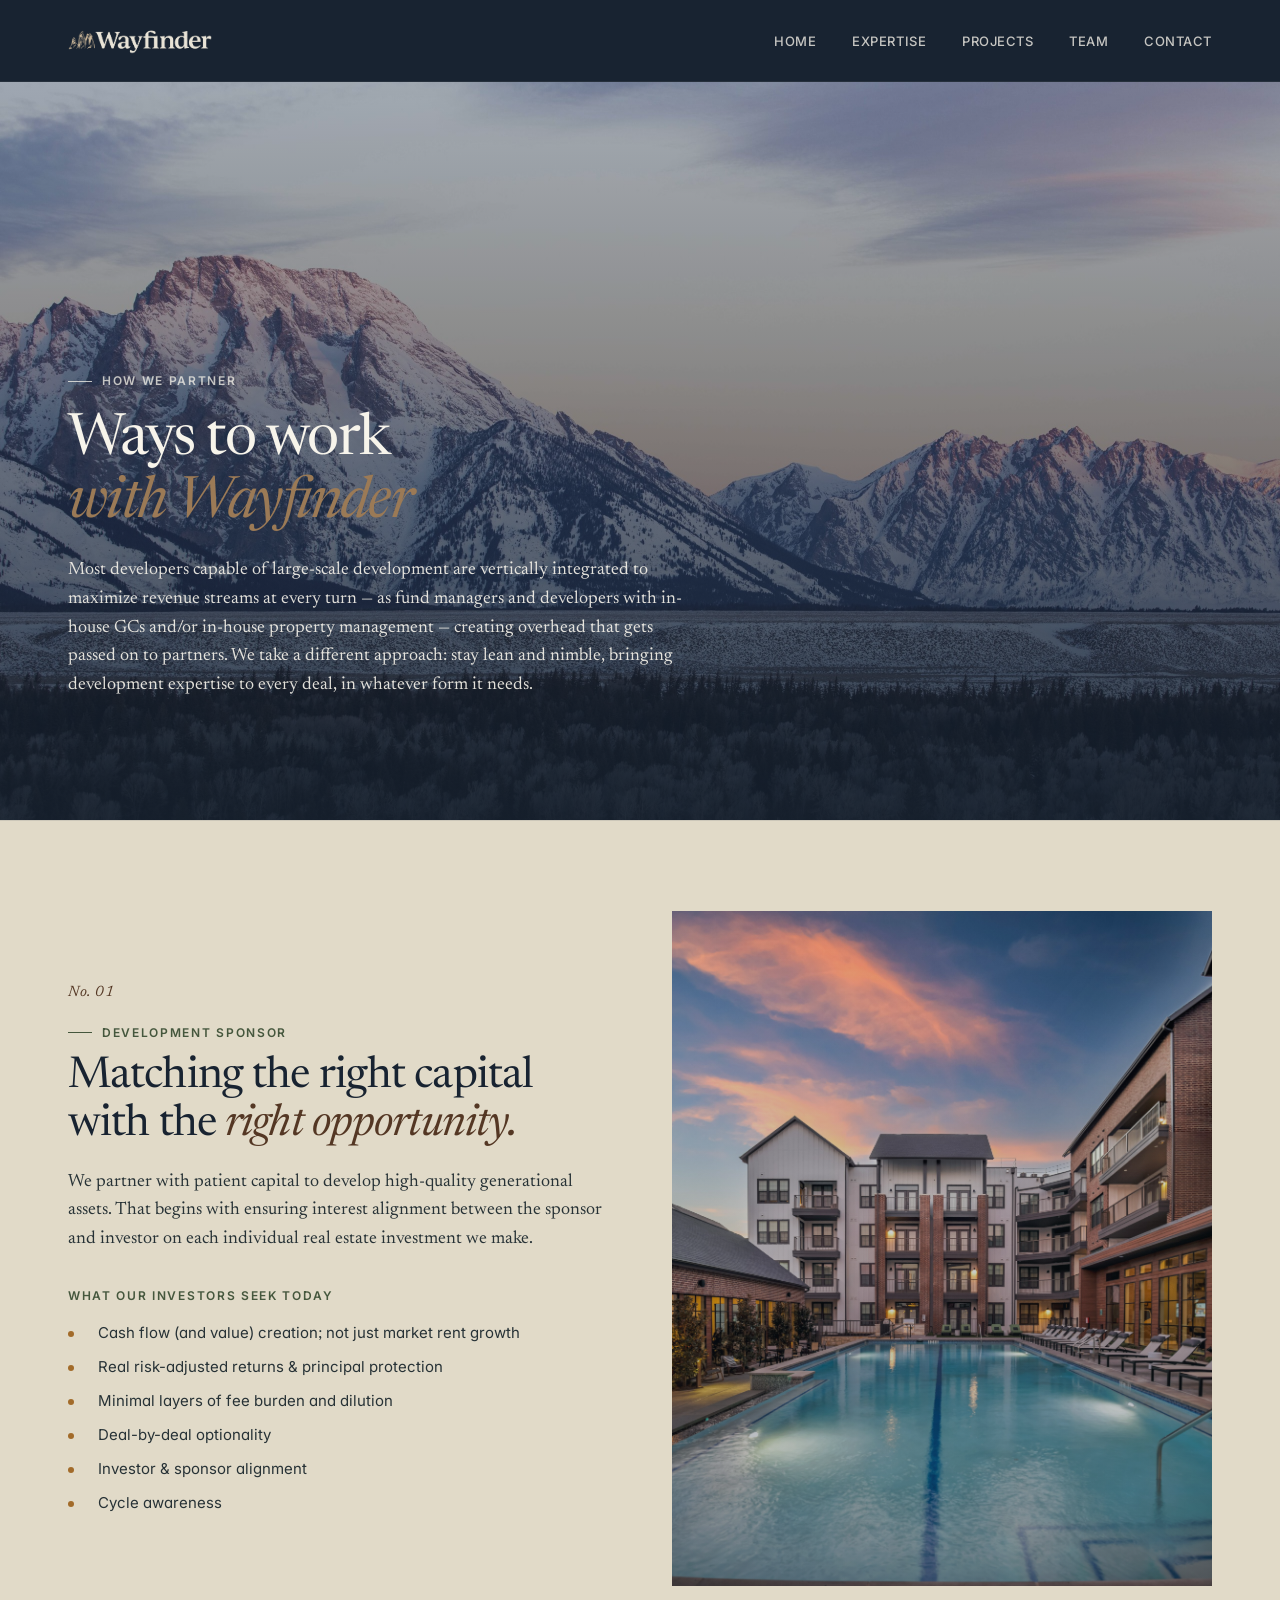
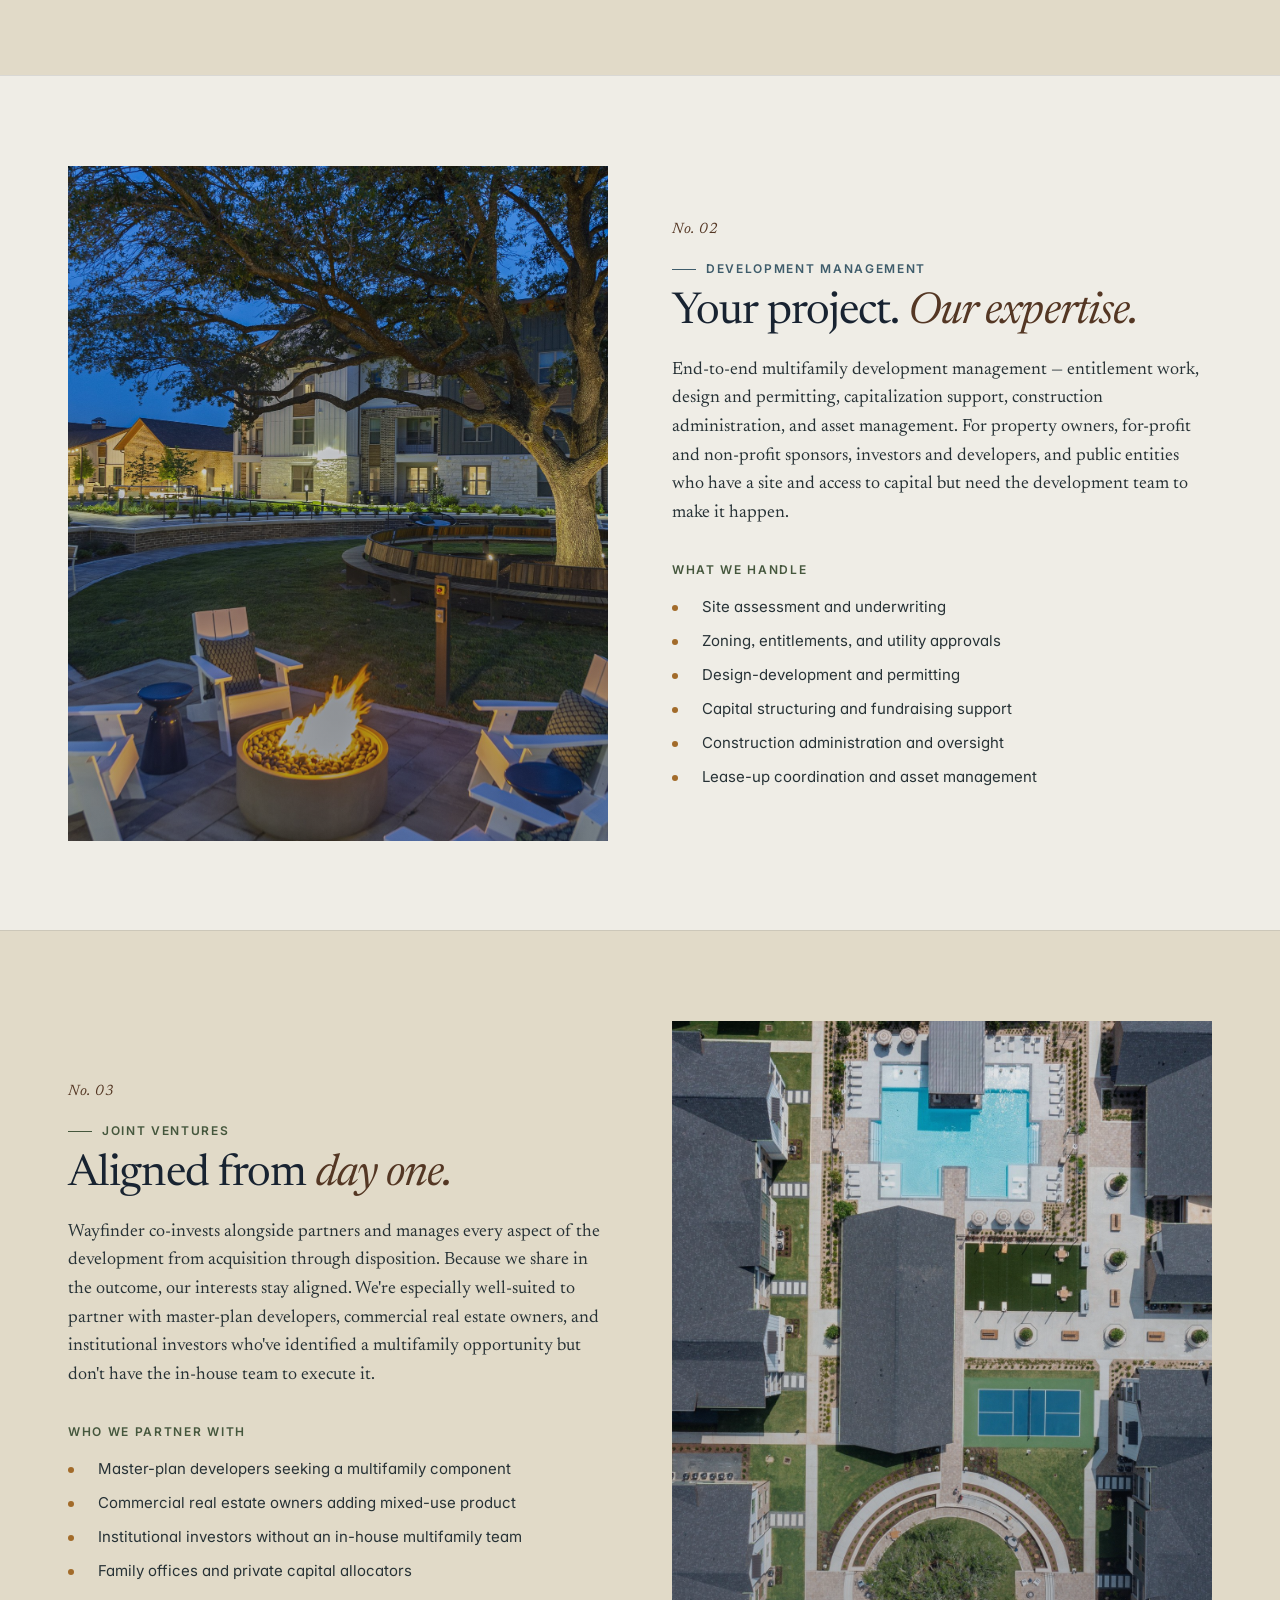
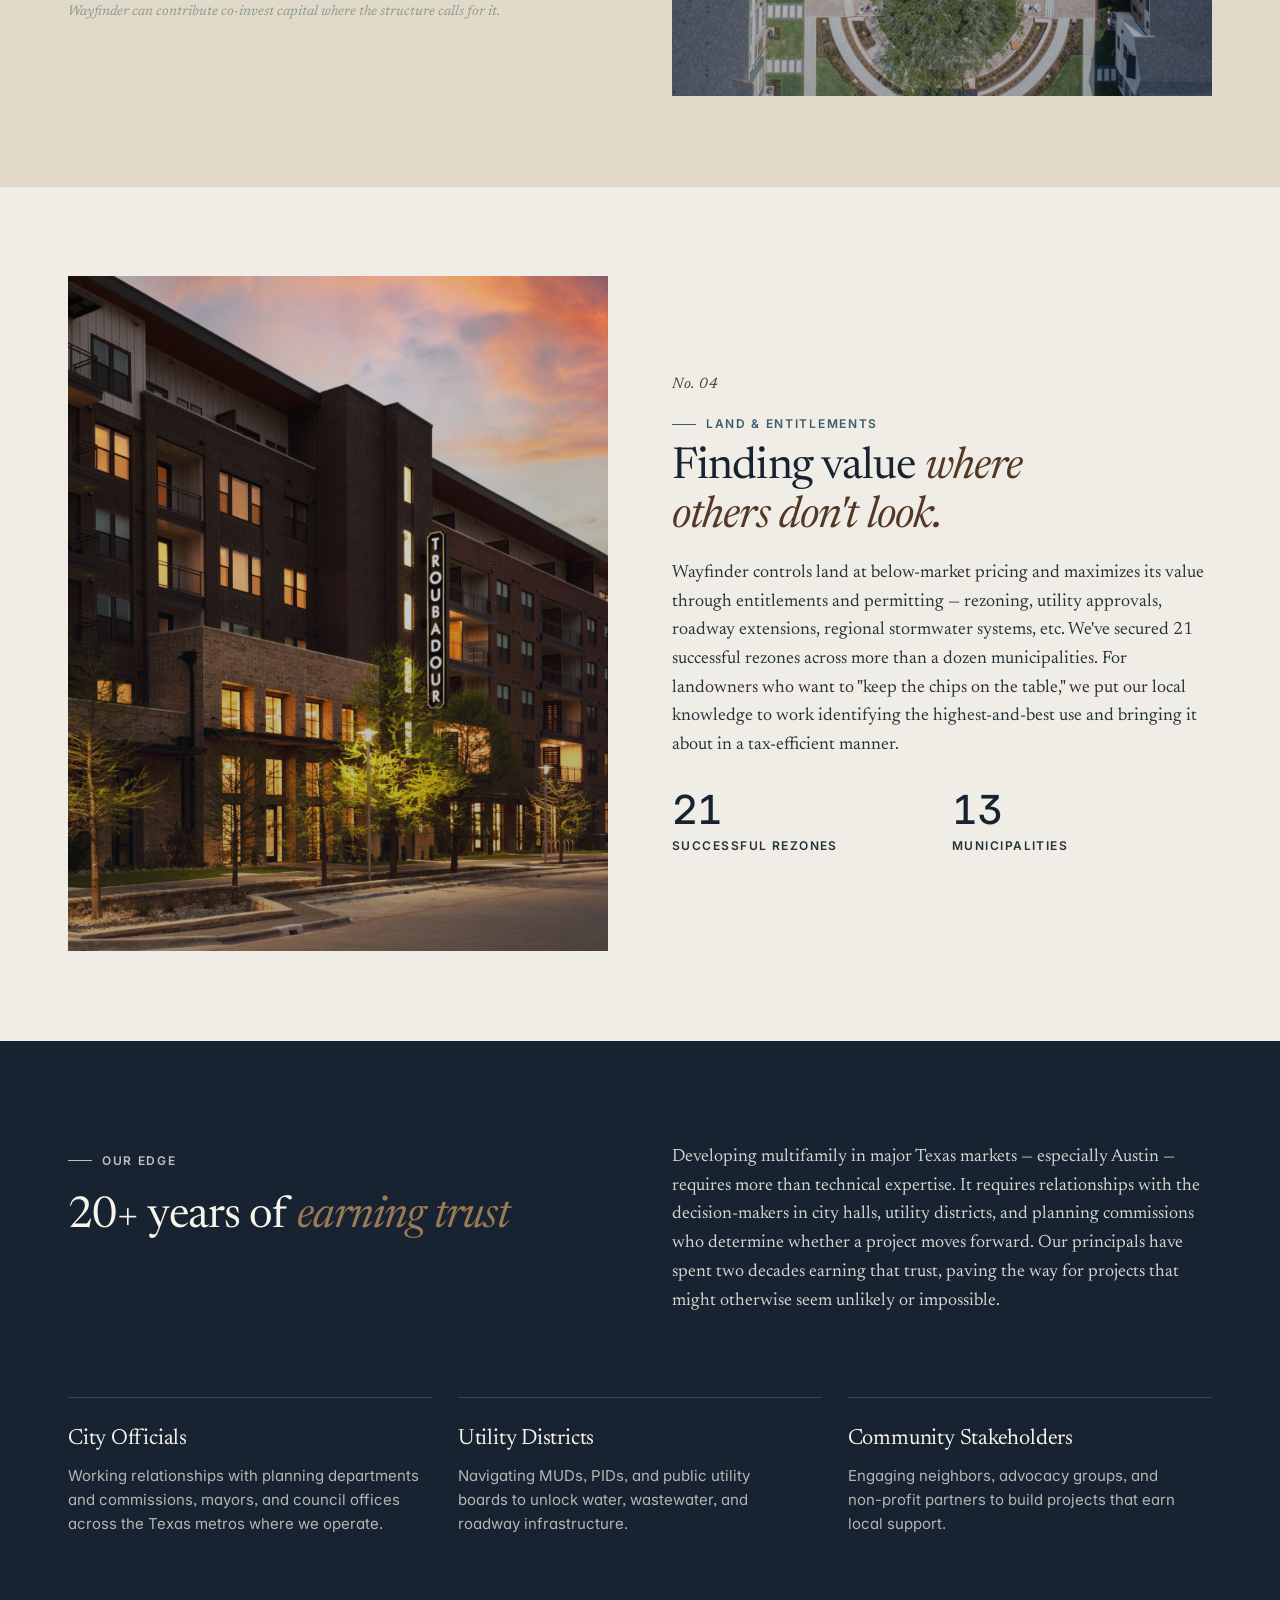
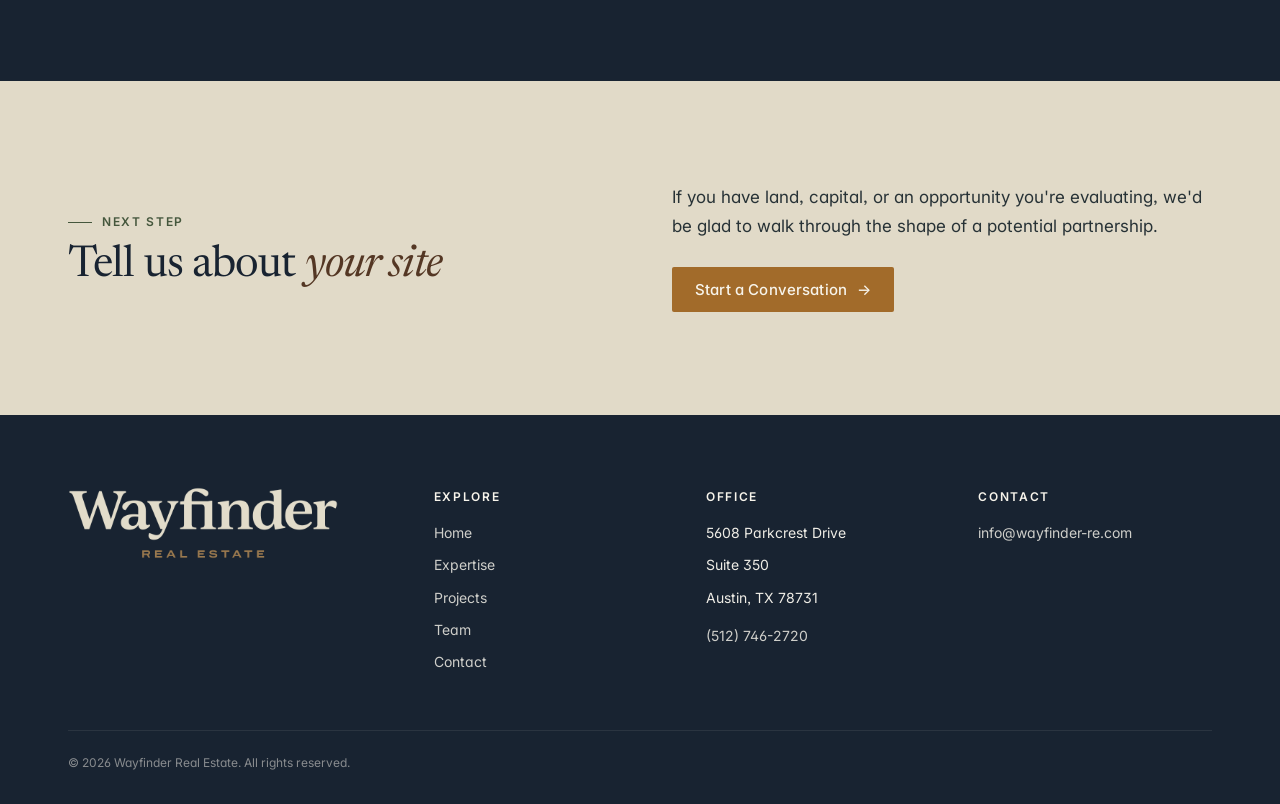
<file: services.html>
<!DOCTYPE html>
<html lang="en">
<head>
<meta charset="UTF-8" />
<meta name="viewport" content="width=device-width, initial-scale=1.0" />
<title>Services — Wayfinder Real Estate</title>
<meta name="description" content="Three ways to partner with Wayfinder: development management, joint ventures, and land & entitlement specialists." />
<link rel="icon" href="assets/logos/peaks-ochre.png" />
<link rel="preconnect" href="https://fonts.googleapis.com" />
<link rel="preconnect" href="https://fonts.gstatic.com" crossorigin />
<link href="https://fonts.googleapis.com/css2?family=Inter:opsz,wght@14..32,400;14..32,500;14..32,600&family=Newsreader:ital,opsz,wght@0,6..72,400;0,6..72,500;1,6..72,400&display=swap" rel="stylesheet" />
<link rel="stylesheet" href="assets/css/site.css?v=1777991163357" />
<style>
  .service-block { padding: clamp(60px, 7vw, 110px) 0; border-top: 1px solid rgba(24,35,49,0.1); }
  .service-block .index {
    font-family: var(--font-serif); font-style: italic;
    color: var(--color-umber); font-size: 15px; letter-spacing: 0.04em; margin-bottom: 10px;
  }
  .service-img {
    aspect-ratio: 4/5;
    background-size: cover; background-position: center;
    background-color: var(--color-warm-sand);
  }
  @media (min-width: 900px) {
    .service-block.flip .service-img { order: 2; }
    .service-block.flip .service-body { order: 1; }
  }
</style>
</head>
<body>
<div id="site-nav"></div>

<!-- HERO -->
<section class="hero">
  <div class="hero-bg" style="background-image:url('assets/landscape/moran.jpg');"></div>
  <div class="hero-inner">
    <span class="eyebrow ivory" style="margin-bottom:22px;">How We Partner</span>
    <h1 class="display" style="max-width:16ch;">Ways to work <span class="italic-umber">with Wayfinder</span></h1>
    <p class="lead" style="color:rgba(247,244,235,0.9); margin-top:22px; max-width:62ch;">
      Most developers capable of large-scale development are vertically integrated to maximize revenue streams at every turn — as fund managers and developers with in-house GCs and/or in-house property management — creating overhead that gets passed on to partners. We take a different approach: stay lean and nimble, bringing development expertise to every deal, in whatever form it needs.
    </p>
  </div>
</section>

<!-- DEV SPONSOR -->
<section id="development-sponsor" class="service-block flip bg-sand">
  <div class="container">
    <div class="two-col">
      <div class="service-img" style="background-image: linear-gradient(180deg, rgba(24,35,49,0.1), rgba(24,35,49,0.35)), url('assets/servicesimgs/DevSponsor.jpg');"></div>
      <div class="service-body">
        <div class="index">No. 01</div>
        <span class="eyebrow">Development Sponsor</span>
        <h2 class="h1 mt-s">Matching the right capital with the <span class="italic-umber">right opportunity.</span></h2>
        <p class="lead" style="margin-top:18px;">
          We partner with patient capital to develop high-quality generational assets. That begins with ensuring interest alignment between the sponsor and investor on each individual real estate investment we make.
        </p>
        <h4 style="font-family:var(--font-sans); font-size:12px; font-weight:600; letter-spacing:0.14em; text-transform:uppercase; color:var(--color-forest); margin:32px 0 8px;">What our investors seek today</h4>
        <ul class="feat-list">
          <li>Cash flow (and value) creation; not just market rent growth</li>
          <li>Real risk-adjusted returns &amp; principal protection</li>
          <li>Minimal layers of fee burden and dilution</li>
          <li>Deal-by-deal optionality</li>
          <li>Investor &amp; sponsor alignment</li>
          <li>Cycle awareness</li>
        </ul>
      </div>
    </div>
  </div>
</section>

<!-- DEV MANAGER -->
<section id="development-manager" class="service-block bg-canvas">
  <div class="container">
    <div class="two-col">
      <div class="service-img" style="background-image: linear-gradient(180deg, rgba(24,35,49,0.1), rgba(24,35,49,0.35)), url('assets/servicesimgs/DevMgmt.JPG');"></div>
      <div class="service-body">
        <div class="index">No. 02</div>
        <span class="eyebrow teal">Development Management</span>
        <h2 class="h1 mt-s">Your project. <span class="italic-umber">Our expertise.</span></h2>
        <p class="lead" style="margin-top:18px;">
          End-to-end multifamily development management — entitlement work, design and permitting, capitalization support, construction administration, and asset management. For property owners, for-profit and non-profit sponsors, investors and developers, and public entities who have a site and access to capital but need the development team to make it happen.
        </p>
        <h4 style="font-family:var(--font-sans); font-size:12px; font-weight:600; letter-spacing:0.14em; text-transform:uppercase; color:var(--color-forest); margin:32px 0 8px;">What we handle</h4>
        <ul class="feat-list">
          <li>Site assessment and underwriting</li>
          <li>Zoning, entitlements, and utility approvals</li>
          <li>Design-development and permitting</li>
          <li>Capital structuring and fundraising support</li>
          <li>Construction administration and oversight</li>
          <li>Lease-up coordination and asset management</li>
        </ul>
      </div>
    </div>
  </div>
</section>

<!-- JV -->
<section id="joint-venture" class="service-block flip bg-sand">
  <div class="container">
    <div class="two-col">
      <div class="service-img" style="background-image: linear-gradient(180deg, rgba(24,35,49,0.1), rgba(24,35,49,0.35)), url('assets/servicesimgs/JVs.jpg');"></div>
      <div class="service-body">
        <div class="index">No. 03</div>
        <span class="eyebrow">Joint Ventures</span>
        <h2 class="h1 mt-s">Aligned from <span class="italic-umber">day one.</span></h2>
        <p class="lead" style="margin-top:18px;">
          Wayfinder co-invests alongside partners and manages every aspect of the development from acquisition through disposition. Because we share in the outcome, our interests stay aligned. We're especially well-suited to partner with master-plan developers, commercial real estate owners, and institutional investors who've identified a multifamily opportunity but don't have the in-house team to execute it.
        </p>
        <h4 style="font-family:var(--font-sans); font-size:12px; font-weight:600; letter-spacing:0.14em; text-transform:uppercase; color:var(--color-forest); margin:32px 0 8px;">Who we partner with</h4>
        <ul class="feat-list">
          <li>Master-plan developers seeking a multifamily component</li>
          <li>Commercial real estate owners adding mixed-use product</li>
          <li>Institutional investors without an in-house multifamily team</li>
          <li>Family offices and private capital allocators</li>
        </ul>
        <p style="margin-top:18px; font-size:14px; color:var(--color-sage); font-style:italic; font-family:var(--font-serif);">
          Wayfinder can contribute co-invest capital where the structure calls for it.
        </p>
      </div>
    </div>
  </div>
</section>

<!-- LAND & ENTITLEMENT -->
<section id="land-entitlement" class="service-block bg-canvas">
  <div class="container">
    <div class="two-col">
      <div class="service-img" style="background-image: linear-gradient(180deg, rgba(24,35,49,0.1), rgba(24,35,49,0.35)), url('assets/servicesimgs/Land.jpg');"></div>
      <div class="service-body">
        <div class="index">No. 04</div>
        <span class="eyebrow teal">Land &amp; Entitlements</span>
        <h2 class="h1 mt-s">Finding value <span class="italic-umber">where others don't look.</span></h2>
        <p class="lead" style="margin-top:18px;">
          Wayfinder controls land at below-market pricing and maximizes its value through entitlements and permitting — rezoning, utility approvals, roadway extensions, regional stormwater systems, etc. We've secured 21 successful rezones across more than a dozen municipalities. For landowners who want to "keep the chips on the table," we put our local knowledge to work identifying the highest-and-best use and bringing it about in a tax-efficient manner.
        </p>
        <div class="grid grid-2" style="margin-top:30px; gap:20px;">
          <div>
            <div class="stat-number" style="font-size:40px; color:var(--color-ink); line-height:1;">21</div>
            <div style="font-size:12px; font-weight:600; letter-spacing:0.12em; text-transform:uppercase; color:var(--color-slate); margin-top:6px;">Successful Rezones</div>
          </div>
          <div>
            <div class="stat-number" style="font-size:40px; color:var(--color-ink); line-height:1;">13</div>
            <div style="font-size:12px; font-weight:600; letter-spacing:0.12em; text-transform:uppercase; color:var(--color-slate); margin-top:6px;">Municipalities</div>
          </div>
        </div>
      </div>
    </div>
  </div>
</section>

<!-- POLITICAL CAPITAL -->
<section class="section bg-ink on-dark">
  <div class="container">
    <div class="section-head" style="align-items: start;">
      <div>
        <span class="eyebrow ivory">Our Edge</span>
        <h2 class="h1 mt-s" style="color:var(--color-warm-white);">20+ years of <span class="italic-umber">earning trust</span></h2>
      </div>
      <p class="lead" style="color:rgba(247,244,235,0.85);">
        Developing multifamily in major Texas markets — especially Austin — requires more than technical expertise. It requires relationships with the decision-makers in city halls, utility districts, and planning commissions who determine whether a project moves forward. Our principals have spent two decades earning that trust, paving the way for projects that might otherwise seem unlikely or impossible.
      </p>
    </div>
    <div class="grid grid-3" style="margin-top: 20px;">
      <div style="padding: 28px 0; border-top: 1px solid rgba(247,244,235,0.15);">
        <h3 class="h3" style="color:var(--color-warm-white); margin-bottom:10px;">City Officials</h3>
        <p style="color:rgba(247,244,235,0.7); font-size:15px;">Working relationships with planning departments and commissions, mayors, and council offices across the Texas metros where we operate.</p>
      </div>
      <div style="padding: 28px 0; border-top: 1px solid rgba(247,244,235,0.15);">
        <h3 class="h3" style="color:var(--color-warm-white); margin-bottom:10px;">Utility Districts</h3>
        <p style="color:rgba(247,244,235,0.7); font-size:15px;">Navigating MUDs, PIDs, and public utility boards to unlock water, wastewater, and roadway infrastructure.</p>
      </div>
      <div style="padding: 28px 0; border-top: 1px solid rgba(247,244,235,0.15);">
        <h3 class="h3" style="color:var(--color-warm-white); margin-bottom:10px;">Community Stakeholders</h3>
        <p style="color:rgba(247,244,235,0.7); font-size:15px;">Engaging neighbors, advocacy groups, and non-profit partners to build projects that earn local support.</p>
      </div>
    </div>
  </div>
</section>

<!-- CTA -->
<section class="section bg-sand">
  <div class="container">
    <div class="two-col">
      <div>
        <span class="eyebrow">Next Step</span>
        <h2 class="h1 mt-s">Tell us about <span class="italic-umber">your site</span></h2>
      </div>
      <div>
        <p style="font-size:17px; line-height:1.7; margin-bottom:26px; color:var(--color-slate);">
          If you have land, capital, or an opportunity you're evaluating, we'd be glad to walk through the shape of a potential partnership.
        </p>
        <a class="btn btn-primary" href="contact.html">Start a Conversation <span class="arr">→</span></a>
      </div>
    </div>
  </div>
</section>

<div id="site-footer"></div>

<script src="assets/partials.js?v=1778099261217"></script>
<script>injectChrome('services');</script>
<script src="assets/js/site.js?v=1777990945777"></script>
</body>
</html>
</file>
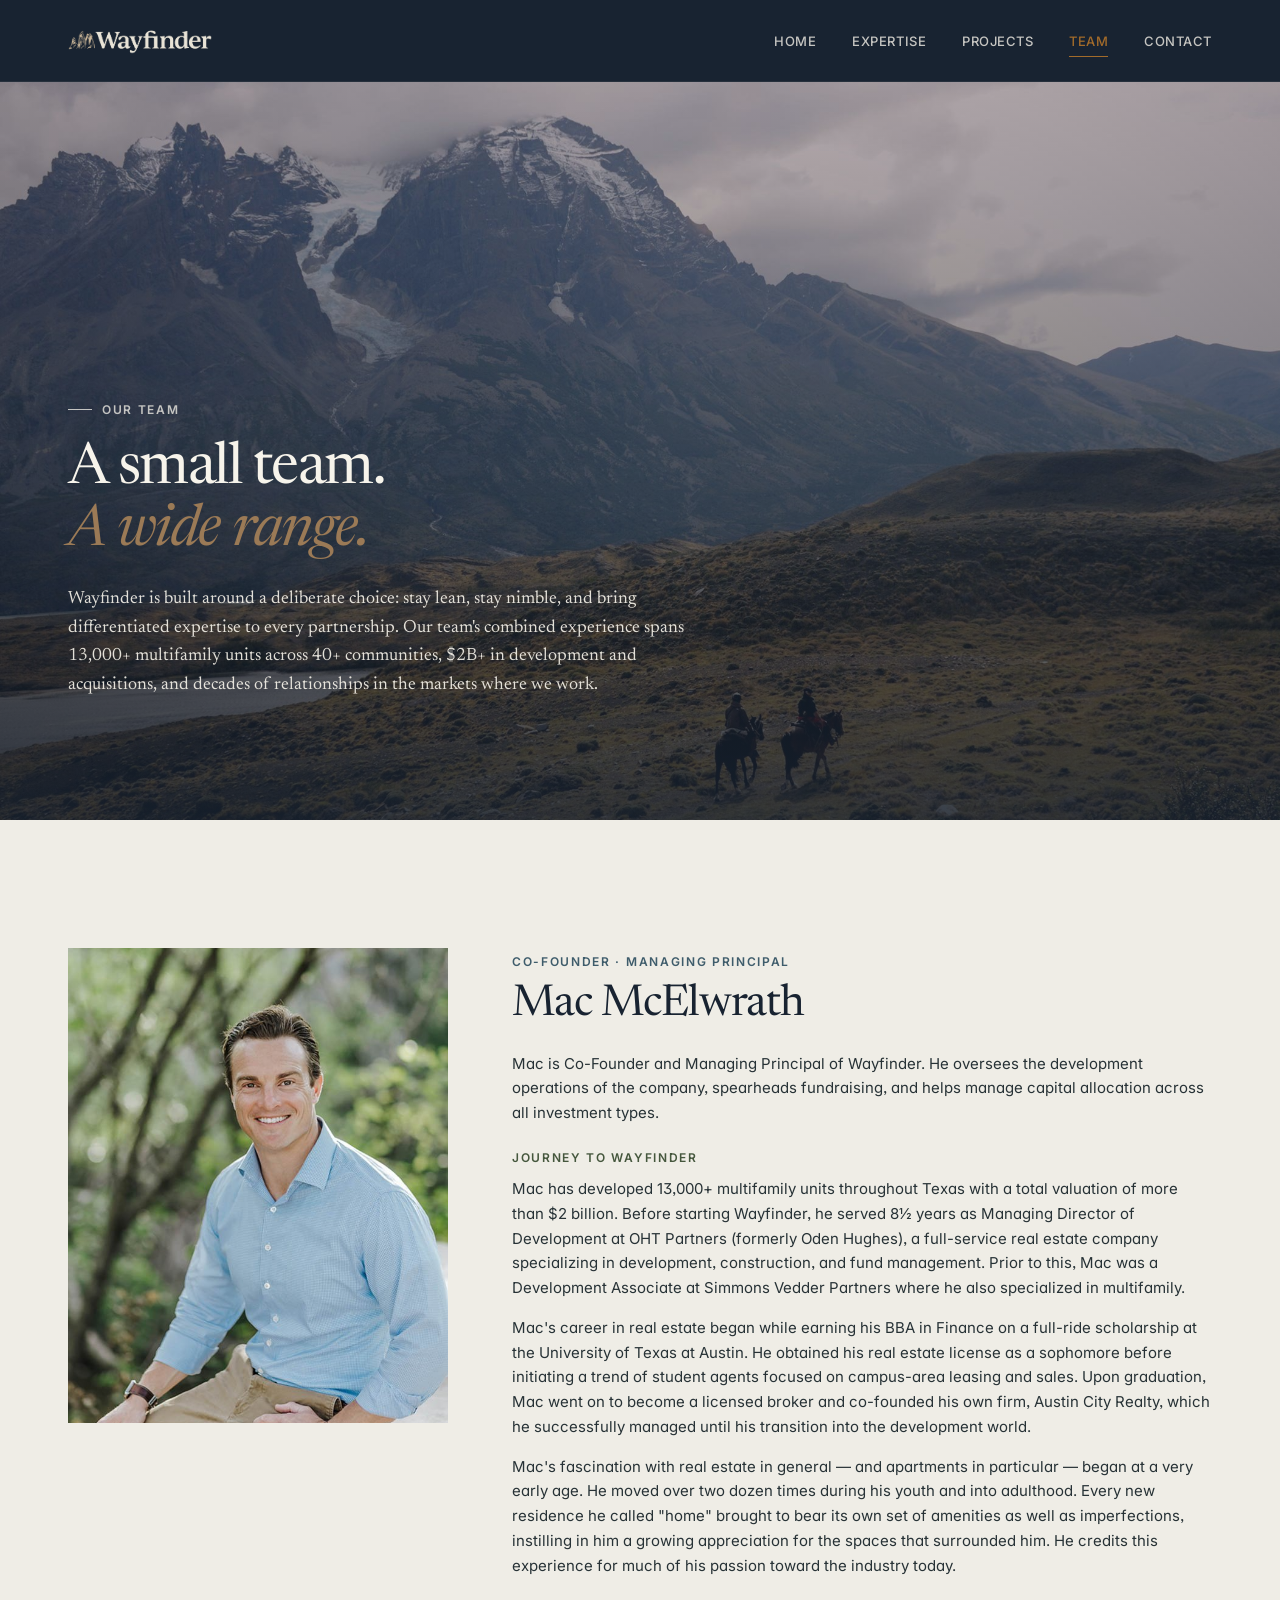
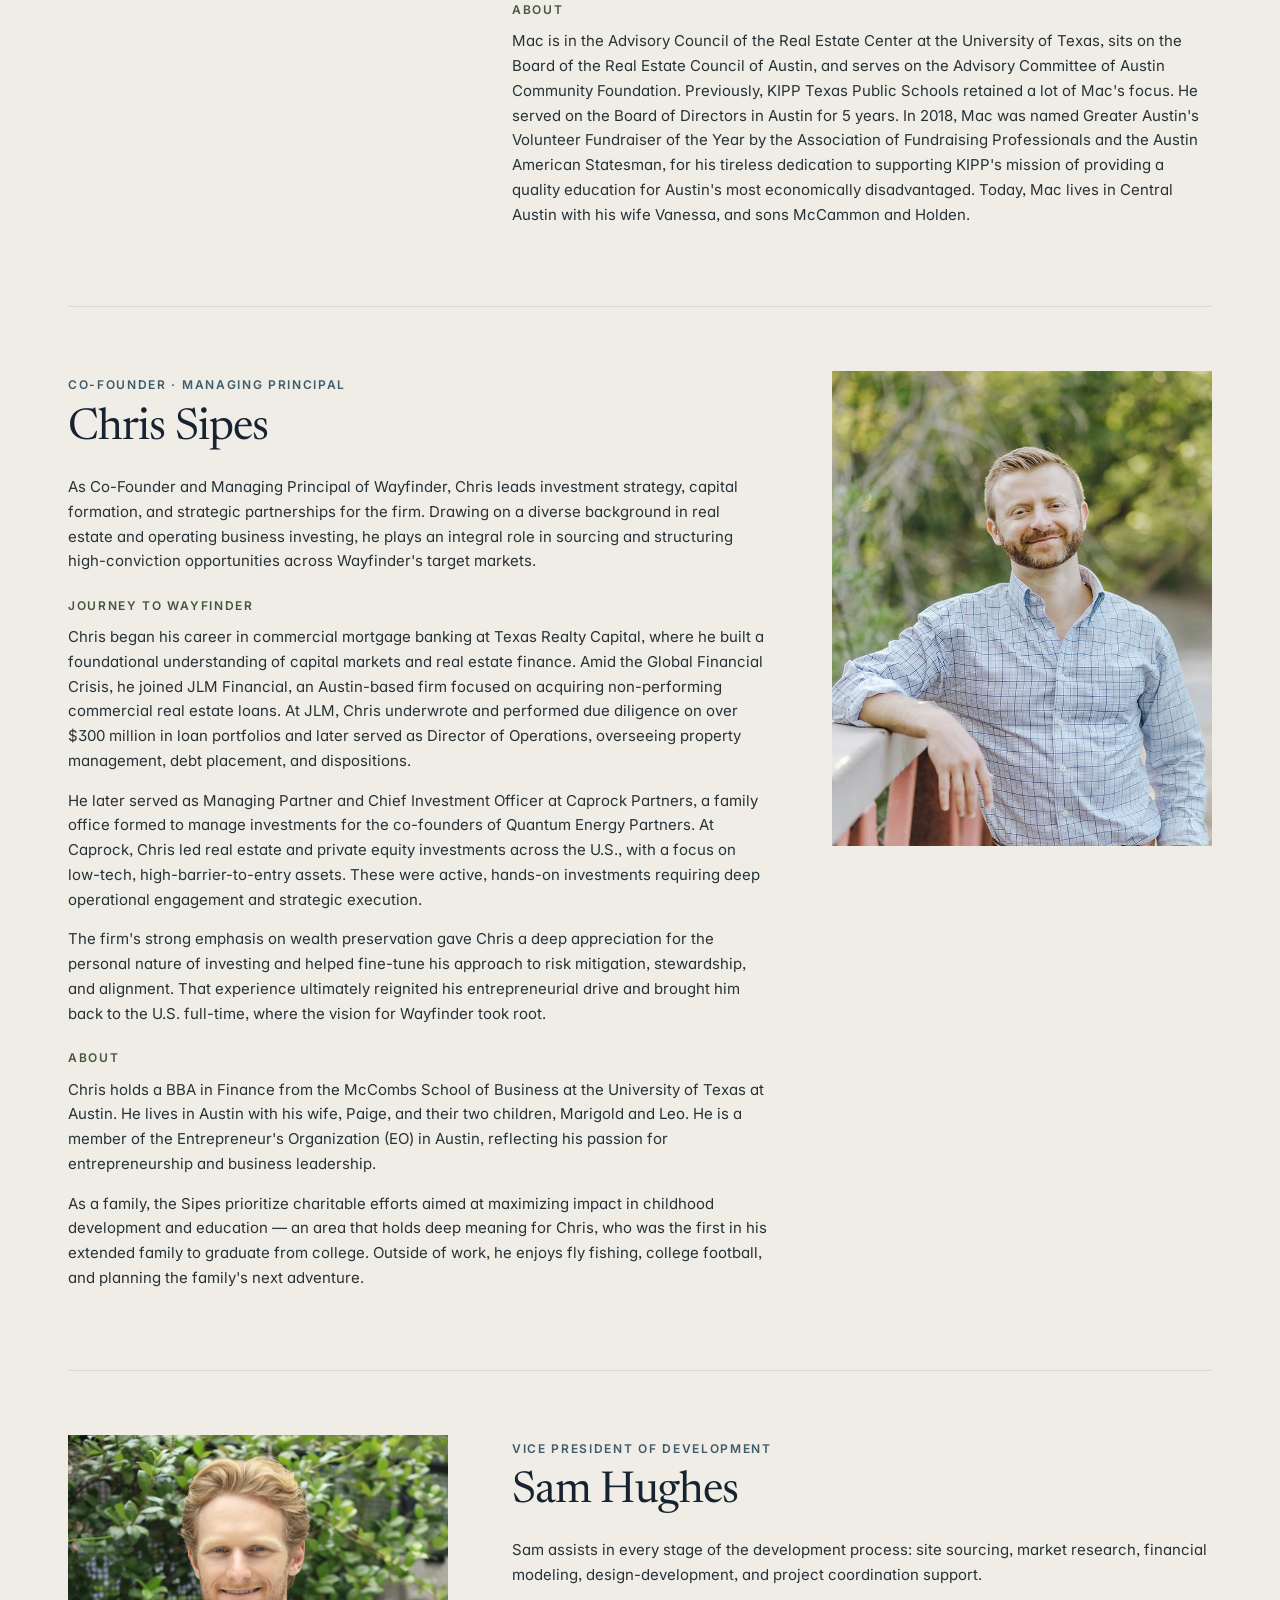
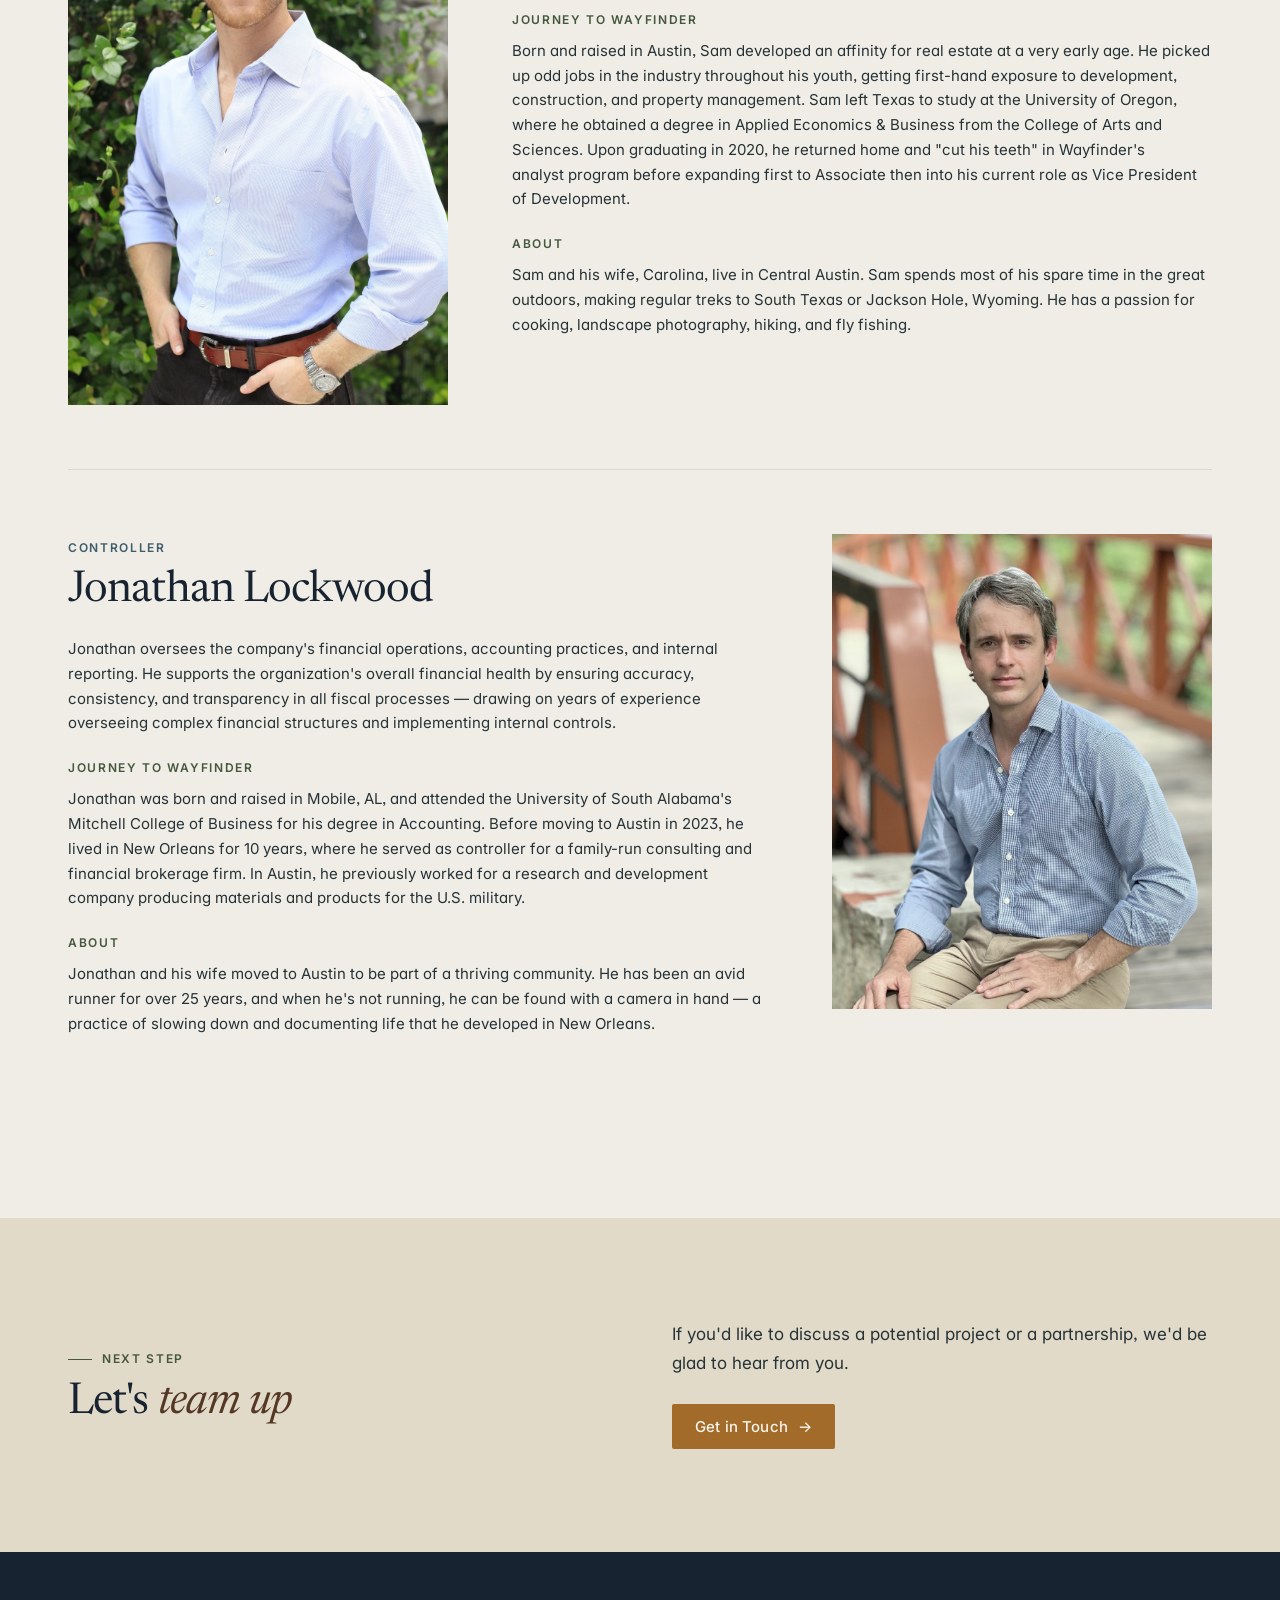
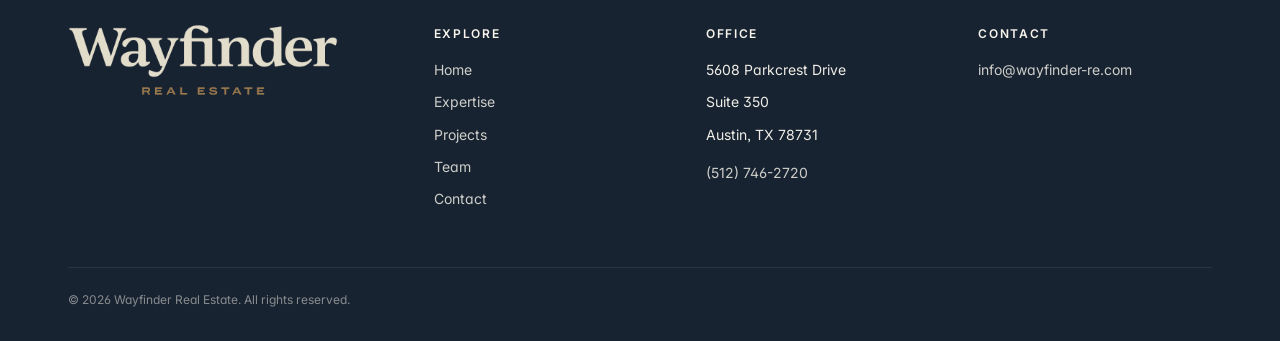
<file: team.html>
<!DOCTYPE html>
<html lang="en">
<head>
<meta charset="UTF-8" />
<meta name="viewport" content="width=device-width, initial-scale=1.0" />
<title>Team — Wayfinder Real Estate</title>
<meta name="description" content="A small, deliberate team of multifamily development professionals based in Austin, Texas." />
<link rel="icon" href="assets/logos/peaks-ochre.png" />
<link rel="preconnect" href="https://fonts.googleapis.com" />
<link rel="preconnect" href="https://fonts.gstatic.com" crossorigin />
<link href="https://fonts.googleapis.com/css2?family=Inter:opsz,wght@14..32,400;14..32,500;14..32,600&family=Newsreader:ital,opsz,wght@0,6..72,400;0,6..72,500;1,6..72,400&display=swap" rel="stylesheet" />
<link rel="stylesheet" href="assets/css/site.css?v=1777991163357" />
</head>
<body>
<div id="site-nav"></div>

<!-- HERO -->
<section class="hero">
  <div class="hero-bg" style="background-image:url('assets/landscape/Wayfinder_widerange.jpg');"></div>
  <div class="hero-inner">
    <span class="eyebrow ivory" style="margin-bottom:22px;">Our Team</span>
    <h1 class="display">A small team. <span class="italic-umber">A wide range.</span></h1>
    <p class="lead" style="color:rgba(247,244,235,0.9); margin-top:22px; max-width:64ch;">
      Wayfinder is built around a deliberate choice: stay lean, stay nimble, and bring differentiated expertise to every partnership. Our team's combined experience spans 13,000+ multifamily units across 40+ communities, $2B+ in development and acquisitions, and decades of relationships in the markets where we work.
    </p>
  </div>
</section>

<!-- TEAM -->
<section class="section bg-canvas" style="padding-top: clamp(40px, 5vw, 64px);">
  <div class="container">

    <!-- Mac -->
    <div class="team-row">
      <div class="photo-wrap"><img src="assets/people/mac.jpg" alt="Mac McElwrath" /></div>
      <div>
        <span class="role">Co-Founder · Managing Principal</span>
        <h2 class="h1">Mac McElwrath</h2>
        <p>
          Mac is Co-Founder and Managing Principal of Wayfinder. He oversees the development operations of the company, spearheads fundraising, and helps manage capital allocation across all investment types.
        </p>
        <h4>Journey to Wayfinder</h4>
        <p>
          Mac has developed 13,000+ multifamily units throughout Texas with a total valuation of more than $2 billion. Before starting Wayfinder, he served 8½ years as Managing Director of Development at OHT Partners (formerly Oden Hughes), a full-service real estate company specializing in development, construction, and fund management. Prior to this, Mac was a Development Associate at Simmons Vedder Partners where he also specialized in multifamily.
        </p>
        <p>
          Mac's career in real estate began while earning his BBA in Finance on a full-ride scholarship at the University of Texas at Austin. He obtained his real estate license as a sophomore before initiating a trend of student agents focused on campus-area leasing and sales. Upon graduation, Mac went on to become a licensed broker and co-founded his own firm, Austin City Realty, which he successfully managed until his transition into the development world.
        </p>
        <p>
          Mac's fascination with real estate in general — and apartments in particular — began at a very early age. He moved over two dozen times during his youth and into adulthood. Every new residence he called "home" brought to bear its own set of amenities as well as imperfections, instilling in him a growing appreciation for the spaces that surrounded him. He credits this experience for much of his passion toward the industry today.
        </p>
        <h4>About</h4>
        <p>
          Mac is in the Advisory Council of the Real Estate Center at the University of Texas, sits on the Board of the Real Estate Council of Austin, and serves on the Advisory Committee of Austin Community Foundation. Previously, KIPP Texas Public Schools retained a lot of Mac's focus. He served on the Board of Directors in Austin for 5 years. In 2018, Mac was named Greater Austin's Volunteer Fundraiser of the Year by the Association of Fundraising Professionals and the Austin American Statesman, for his tireless dedication to supporting KIPP's mission of providing a quality education for Austin's most economically disadvantaged. Today, Mac lives in Central Austin with his wife Vanessa, and sons McCammon and Holden.
        </p>
      </div>
    </div>

    <!-- Chris -->
    <div class="team-row reverse">
      <div class="photo-wrap"><img src="assets/people/chris.jpg" alt="Chris Sipes" /></div>
      <div>
        <span class="role">Co-Founder · Managing Principal</span>
        <h2 class="h1">Chris Sipes</h2>
        <p>
          As Co-Founder and Managing Principal of Wayfinder, Chris leads investment strategy, capital formation, and strategic partnerships for the firm. Drawing on a diverse background in real estate and operating business investing, he plays an integral role in sourcing and structuring high-conviction opportunities across Wayfinder's target markets.
        </p>
        <h4>Journey to Wayfinder</h4>
        <p>
          Chris began his career in commercial mortgage banking at Texas Realty Capital, where he built a foundational understanding of capital markets and real estate finance. Amid the Global Financial Crisis, he joined JLM Financial, an Austin-based firm focused on acquiring non-performing commercial real estate loans. At JLM, Chris underwrote and performed due diligence on over $300 million in loan portfolios and later served as Director of Operations, overseeing property management, debt placement, and dispositions.
        </p>
        <p>
          He later served as Managing Partner and Chief Investment Officer at Caprock Partners, a family office formed to manage investments for the co-founders of Quantum Energy Partners. At Caprock, Chris led real estate and private equity investments across the U.S., with a focus on low-tech, high-barrier-to-entry assets. These were active, hands-on investments requiring deep operational engagement and strategic execution.
        </p>
        <p>
          The firm's strong emphasis on wealth preservation gave Chris a deep appreciation for the personal nature of investing and helped fine-tune his approach to risk mitigation, stewardship, and alignment. That experience ultimately reignited his entrepreneurial drive and brought him back to the U.S. full-time, where the vision for Wayfinder took root.
        </p>
        <h4>About</h4>
        <p>
          Chris holds a BBA in Finance from the McCombs School of Business at the University of Texas at Austin. He lives in Austin with his wife, Paige, and their two children, Marigold and Leo. He is a member of the Entrepreneur's Organization (EO) in Austin, reflecting his passion for entrepreneurship and business leadership.
        </p>
        <p>
          As a family, the Sipes prioritize charitable efforts aimed at maximizing impact in childhood development and education — an area that holds deep meaning for Chris, who was the first in his extended family to graduate from college. Outside of work, he enjoys fly fishing, college football, and planning the family's next adventure.
        </p>
      </div>
    </div>

    <!-- Sam -->
    <div class="team-row">
      <div class="photo-wrap" style="aspect-ratio: 2/3;"><img src="assets/people/sam.jpg" alt="Sam Hughes" /></div>
      <div>
        <span class="role">Vice President of Development</span>
        <h2 class="h1">Sam Hughes</h2>
        <p>
          Sam assists in every stage of the development process: site sourcing, market research, financial modeling, design-development, and project coordination support.
        </p>
        <h4>Journey to Wayfinder</h4>
        <p>
          Born and raised in Austin, Sam developed an affinity for real estate at a very early age. He picked up odd jobs in the industry throughout his youth, getting first-hand exposure to development, construction, and property management. Sam left Texas to study at the University of Oregon, where he obtained a degree in Applied Economics &amp; Business from the College of Arts and Sciences. Upon graduating in 2020, he returned home and "cut his teeth" in Wayfinder's analyst program before expanding first to Associate then into his current role as Vice President of Development.
        </p>
        <h4>About</h4>
        <p>
          Sam and his wife, Carolina, live in Central Austin. Sam spends most of his spare time in the great outdoors, making regular treks to South Texas or Jackson Hole, Wyoming. He has a passion for cooking, landscape photography, hiking, and fly fishing.
        </p>
      </div>
    </div>

    <!-- Jonathan -->
    <div class="team-row reverse">
      <div class="photo-wrap"><img src="assets/people/jonathan.jpg" alt="Jonathan Lockwood" /></div>
      <div>
        <span class="role">Controller</span>
        <h2 class="h1">Jonathan Lockwood</h2>
        <p>
          Jonathan oversees the company's financial operations, accounting practices, and internal reporting. He supports the organization's overall financial health by ensuring accuracy, consistency, and transparency in all fiscal processes — drawing on years of experience overseeing complex financial structures and implementing internal controls.
        </p>
        <h4>Journey to Wayfinder</h4>
        <p>
          Jonathan was born and raised in Mobile, AL, and attended the University of South Alabama's Mitchell College of Business for his degree in Accounting. Before moving to Austin in 2023, he lived in New Orleans for 10 years, where he served as controller for a family-run consulting and financial brokerage firm. In Austin, he previously worked for a research and development company producing materials and products for the U.S. military.
        </p>
        <h4>About</h4>
        <p>
          Jonathan and his wife moved to Austin to be part of a thriving community. He has been an avid runner for over 25 years, and when he's not running, he can be found with a camera in hand — a practice of slowing down and documenting life that he developed in New Orleans.
        </p>
      </div>
    </div>

  </div>
</section>

<!-- CTA -->
<section class="section bg-sand">
  <div class="container">
    <div class="two-col">
      <div>
        <span class="eyebrow">Next Step</span>
        <h2 class="h1 mt-s">Let's <span class="italic-umber">team up</span></h2>
      </div>
      <div>
        <p style="font-size:17px; line-height:1.7; margin-bottom:26px; color:var(--color-slate);">
          If you'd like to discuss a potential project or a partnership, we'd be glad to hear from you.
        </p>
        <a class="btn btn-primary" href="contact.html">Get in Touch <span class="arr">→</span></a>
      </div>
    </div>
  </div>
</section>

<div id="site-footer"></div>

<script src="assets/partials.js?v=1778768134708"></script>
<script>injectChrome('team');</script>
<script src="assets/js/site.js?v=1777990945777"></script>
</body>
</html>
</file>
<file: assets/css/site.css>
/* =========================================================
   Wayfinder Real Estate — Site Styles
   ========================================================= */

:root {
  /* Neutrals */
  --color-warm-white: #F7F4EB;
  --color-canvas: #EFEDE6;
  --color-warm-sand: #E1DAC8;
  --color-sage: #8F9A94;

  /* Darks */
  --color-slate: #273236;
  --color-ink: #182331;

  /* Accents */
  --color-ochre: #A26B2A;
  --color-umber: #543724;
  --color-forest: #45573D;
  --color-deep-teal: #3E5C6B;
  --color-tan: #9B7A56;

  /* Functional */
  --color-success: #2E7D5B;
  --color-warning: #D89B2E;
  --color-error: #B63A2F;
  --color-info: #2D6CA8;

  /* Typography */
  --font-sans: 'Inter', system-ui, -apple-system, sans-serif;
  --font-serif: 'Newsreader', Georgia, 'Times New Roman', serif;

  /* Type Scale */
  --text-display: clamp(44px, 5.2vw, 58px);
  --text-h1: clamp(36px, 4vw, 44px);
  --text-h2: clamp(26px, 3vw, 32px);
  --text-pullquote: clamp(24px, 2.8vw, 32px);
  --text-h3: clamp(19px, 2vw, 22px);
  --text-lead: clamp(17px, 1.4vw, 19px);
  --text-body: 16px;
  --text-body-sm: clamp(14px, 1.2vw, 15px);
  --text-ui: 13px;
  --text-meta: 12px;

  /* Layout */
  --container: 1240px;
  --gutter: clamp(20px, 4vw, 48px);
  --nav-h: 81px;
}

*, *::before, *::after { box-sizing: border-box; }
html, body { margin: 0; padding: 0; }
html { scroll-behavior: smooth; }

body {
  font-family: var(--font-sans);
  font-feature-settings: 'cv11' 1, 'ss01' 1, 'ss03' 1;
  font-size: var(--text-body);
  line-height: 1.6;
  color: var(--color-slate);
  background-color: var(--color-canvas);
  -webkit-font-smoothing: antialiased;
  -moz-osx-font-smoothing: grayscale;
}

img, svg { max-width: 100%; display: block; }

a { color: inherit; text-decoration: none; }

.container {
  max-width: var(--container);
  margin: 0 auto;
  padding-inline: var(--gutter);
}

/* =========================================================
   Typography
   ========================================================= */

h1, h2, h3, h4 { margin: 0; color: var(--color-ink); font-weight: 400; }

.serif, .display, .editorial { font-family: var(--font-serif); }

.display {
  font-family: var(--font-serif);
  font-size: var(--text-display);
  line-height: 1.08;
  letter-spacing: -0.026em;
  color: var(--color-ink);
  font-weight: 400;
  text-wrap: balance;
}

.h1 {
  font-family: var(--font-serif);
  font-size: var(--text-h1);
  line-height: 1.1;
  letter-spacing: -0.02em;
  color: var(--color-ink);
  text-wrap: balance;
}

.h2 {
  font-family: var(--font-serif);
  font-size: var(--text-h2);
  line-height: 1.18;
  letter-spacing: -0.015em;
  color: var(--color-ink);
  text-wrap: balance;
}

.h3 {
  font-family: var(--font-serif);
  font-size: var(--text-h3);
  line-height: 1.25;
  letter-spacing: -0.01em;
  color: var(--color-ink);
}

.italic-umber {
  font-style: italic;
  color: var(--color-umber);
  font-feature-settings: 'liga' 1, 'dlig' 1;
}

.on-dark .italic-umber,
.hero .italic-umber {
  color: var(--color-tan);
}

.lead {
  font-family: var(--font-serif);
  font-size: var(--text-lead);
  line-height: 1.6;
  color: var(--color-slate);
  font-weight: 400;
}

p { margin: 0 0 1em; text-wrap: pretty; }

.eyebrow {
  font-family: var(--font-sans);
  font-size: var(--text-meta);
  font-weight: 600;
  text-transform: uppercase;
  letter-spacing: 0.14em;
  line-height: 1;
  color: var(--color-forest);
  display: inline-flex;
  align-items: center;
  gap: 10px;
}

.eyebrow.teal { color: var(--color-deep-teal); }
.eyebrow.ivory { color: rgba(247,244,235,0.75); }

.eyebrow::before {
  content: "";
  width: 24px;
  height: 1px;
  background: currentColor;
  display: inline-block;
}

.pullquote {
  font-family: var(--font-serif);
  font-style: italic;
  font-size: var(--text-pullquote);
  line-height: 1.35;
  letter-spacing: -0.01em;
  color: var(--color-umber);
  font-feature-settings: 'liga' 1, 'dlig' 1;
  text-indent: -0.38em;
  max-width: 640px;
  margin: 0;
}

.stat-number {
  font-family: var(--font-sans);
  font-weight: 500;
  font-variant-numeric: tabular-nums;
  letter-spacing: -0.025em;
}

.link {
  color: var(--color-ochre);
  text-decoration: underline;
  text-underline-offset: 3px;
  text-decoration-thickness: 0.5px;
}

.link:hover { color: var(--color-umber); }

.on-dark { color: var(--color-canvas); }
.on-dark h1, .on-dark h2, .on-dark h3, .on-dark .display, .on-dark .h1, .on-dark .h2, .on-dark .h3 { color: var(--color-warm-white); }

/* =========================================================
   Buttons
   ========================================================= */

.btn {
  display: inline-flex;
  align-items: center;
  gap: 10px;
  font-family: var(--font-sans);
  font-size: var(--text-body-sm);
  font-weight: 500;
  letter-spacing: 0.01em;
  padding: 14px 22px;
  border-radius: 2px;
  border: 1px solid transparent;
  cursor: pointer;
  transition: background 180ms ease, color 180ms ease, border-color 180ms ease, transform 180ms ease;
  text-decoration: none;
  line-height: 1;
}

.btn-primary {
  background: var(--color-ochre);
  color: var(--color-warm-white);
}
.btn-primary:hover { background: var(--color-tan); }

.btn-ghost {
  background: transparent;
  color: var(--color-ink);
  border-color: var(--color-ink);
}
.btn-ghost:hover { background: var(--color-ink); color: var(--color-warm-white); }

.on-dark .btn-ghost {
  color: var(--color-warm-white);
  border-color: rgba(247,244,235,0.7);
}
.on-dark .btn-ghost:hover { background: var(--color-warm-white); color: var(--color-ink); border-color: var(--color-warm-white); }

/* Hero secondary: brighter outline + text, fills on hover */
.hero .btn-ghost,
.hero-ctas .btn-ghost {
  background: transparent;
  color: var(--color-warm-white);
  border-color: var(--color-warm-white);
}
.hero .btn-ghost:hover,
.hero-ctas .btn-ghost:hover {
  background: var(--color-warm-white);
  color: var(--color-ink);
  border-color: var(--color-warm-white);
}

.btn .arr { display: inline-block; transition: transform 180ms ease; }
.btn:hover .arr { transform: translateX(3px); }

/* =========================================================
   Nav
   ========================================================= */

.nav {
  position: sticky;
  top: 0;
  z-index: 50;
  background: var(--color-ink);
  color: var(--color-warm-white);
  border-bottom: 1px solid rgba(247,244,235,0.06);
}

.nav-inner {
  max-width: var(--container);
  margin: 0 auto;
  padding: 0 var(--gutter);
  height: var(--nav-h);
  display: flex;
  align-items: center;
  gap: 40px;
}

.nav-brand {
  display: inline-flex;
  align-items: center;
  gap: 10px;
  margin-right: auto;
}

.nav-brand img { height: 72px; width: auto; }

.nav-links {
  display: flex;
  align-items: center;
  gap: 36px;
  list-style: none;
  padding: 0;
  margin: 0;
}

.nav-links a {
  font-family: var(--font-sans);
  font-size: var(--text-ui);
  font-weight: 500;
  letter-spacing: 0.04em;
  text-transform: uppercase;
  color: rgba(247,244,235,0.78);
  transition: color 180ms ease;
  padding: 6px 0;
  position: relative;
}

.nav-links a:hover { color: var(--color-warm-white); }

.nav-links a.active {
  color: var(--color-ochre);
}
.nav-links a.active::after {
  content: "";
  position: absolute;
  left: 0; right: 0;
  bottom: -2px;
  height: 1px;
  background: var(--color-ochre);
}

.nav-cta {
  font-family: var(--font-sans);
  font-size: var(--text-ui);
  font-weight: 500;
  letter-spacing: 0.04em;
  text-transform: uppercase;
  color: var(--color-warm-white);
  border: 1px solid rgba(247,244,235,0.5);
  padding: 10px 16px;
  border-radius: 2px;
  transition: background 180ms ease, border-color 180ms ease;
}
.nav-cta:hover { background: var(--color-ochre); border-color: var(--color-ochre); }

.nav-burger { display: none; background: none; border: 0; color: var(--color-warm-white); cursor: pointer; padding: 6px; }

@media (max-width: 860px) {
  .nav-inner { gap: 0; }
  .nav-links, .nav-cta { display: none; }
  .nav-burger { display: inline-flex; padding-right: 0; }
  .nav.open .nav-links {
    display: flex;
    flex-direction: column;
    position: absolute;
    top: var(--nav-h);
    left: 0; right: 0;
    background: var(--color-ink);
    padding: 20px var(--gutter) 28px;
    gap: 18px;
    align-items: flex-start;
    border-bottom: 1px solid rgba(247,244,235,0.08);
  }
}

/* =========================================================
   Sections
   ========================================================= */

.section { padding: clamp(64px, 8vw, 120px) 0; }
.section-tight { padding: clamp(48px, 6vw, 80px) 0; }

.bg-canvas { background: var(--color-canvas); }
.bg-sand { background: var(--color-warm-sand); }
.bg-warm { background: var(--color-warm-white); }
.bg-ink { background: var(--color-ink); color: var(--color-canvas); }
.bg-ink h1, .bg-ink h2, .bg-ink h3 { color: var(--color-warm-white); }

.rule {
  height: 1px;
  background: rgba(24,35,49,0.12);
  margin: 0;
  border: 0;
}

.rule-sand { background: rgba(24,35,49,0.08); }
.on-dark .rule { background: rgba(247,244,235,0.12); }

/* =========================================================
   Hero
   ========================================================= */

.hero {
  position: relative;
  min-height: 82vh;
  display: flex;
  align-items: flex-end;
  color: var(--color-warm-white);
  isolation: isolate;
  overflow: hidden;
}

.hero-bg {
  position: absolute;
  inset: 0;
  z-index: -2;
  background-size: cover;
  background-position: center;
  background-repeat: no-repeat;
}

.hero::after {
  content: "";
  position: absolute;
  inset: 0;
  z-index: -1;
  background: linear-gradient(180deg, rgba(24,35,49,0.25) 0%, rgba(24,35,49,0.55) 60%, rgba(24,35,49,0.85) 100%);
}

.hero-inner {
  max-width: var(--container);
  margin: 0 auto;
  padding: 0 var(--gutter) clamp(56px, 8vw, 110px);
  width: 100%;
}

.hero h1 { color: var(--color-warm-white); max-width: 16ch; }

.hero .lead, .hero p.sub {
  max-width: 58ch;
  color: rgba(247,244,235,0.88);
}

.hero-ctas { margin-top: 28px; display: flex; gap: 14px; flex-wrap: wrap; }

.hero-small {
  min-height: 46vh;
  align-items: center;
}
.hero-small .hero-inner { padding-block: clamp(48px, 7vw, 100px); }

/* Sand hero variant (no image) */
.hero-sand {
  background: var(--color-warm-sand);
  color: var(--color-ink);
  padding: clamp(80px, 10vw, 140px) 0 clamp(48px, 6vw, 80px);
  position: relative;
}

/* =========================================================
   Grids
   ========================================================= */

.grid { display: grid; gap: clamp(20px, 2vw, 28px); }
.grid-3 { grid-template-columns: repeat(3, 1fr); }
.grid-2 { grid-template-columns: repeat(2, 1fr); }
.grid-4 { grid-template-columns: repeat(4, 1fr); }

@media (max-width: 900px) {
  .grid-3, .grid-4 { grid-template-columns: 1fr; }
  .grid-2 { grid-template-columns: 1fr; }
}

.two-col {
  display: grid;
  grid-template-columns: minmax(0,1fr) minmax(0,1fr);
  gap: clamp(32px, 5vw, 80px);
  align-items: center;
}

@media (max-width: 900px) { .two-col { grid-template-columns: 1fr; } }

.section-head {
  display: grid;
  grid-template-columns: minmax(0,1fr) minmax(0,1fr);
  gap: clamp(32px, 5vw, 80px);
  align-items: end;
  margin-bottom: clamp(40px, 5vw, 64px);
}
.section-head .eyebrow { margin-bottom: 14px; }
@media (max-width: 900px) { .section-head { grid-template-columns: 1fr; align-items: start; gap: 16px; } }

/* =========================================================
   Cards
   ========================================================= */

.card {
  background: var(--color-warm-white);
  border: 1px solid rgba(24,35,49,0.06);
  padding: 32px 30px 30px;
  display: flex;
  flex-direction: column;
  gap: 14px;
  position: relative;
  transition: transform 220ms ease, box-shadow 220ms ease;
}

.card .card-num {
  font-family: var(--font-serif);
  font-style: italic;
  font-size: 14px;
  color: var(--color-umber);
  letter-spacing: 0.02em;
}
.card h3 { margin-bottom: 4px; }
.card p { color: var(--color-slate); font-size: var(--text-body-sm); }
.card .link { margin-top: auto; padding-top: 8px; display: inline-flex; align-items: center; gap: 6px; }

/* Value card — tall minimal */
.value-card { padding: 36px 32px; }
.value-card .icon {
  width: 42px; height: 42px; margin-bottom: 8px;
  color: var(--color-ochre);
}

/* Stat */
.stat {
  display: flex;
  flex-direction: column;
  gap: 6px;
}
.stat .stat-number {
  font-size: clamp(36px, 4vw, 52px);
  color: var(--color-ink);
  line-height: 1;
}
.stat .stat-label {
  font-size: var(--text-meta);
  font-weight: 600;
  letter-spacing: 0.12em;
  text-transform: uppercase;
  color: var(--color-slate);
}

.stats-row {
  display: grid;
  grid-template-columns: repeat(6, 1fr);
  gap: clamp(20px, 3vw, 40px);
}
@media (max-width: 1000px) { .stats-row { grid-template-columns: repeat(3, 1fr); row-gap: 32px; } }
@media (max-width: 560px) { .stats-row { grid-template-columns: repeat(2, 1fr); } }

/* Mobile/narrow: shrink the track-record stats so 4 columns breathe.
   Inline grid-template-columns on the page keeps it 4-up; we just relax the type. */
@media (max-width: 760px) {
  .stat .stat-number { font-size: clamp(22px, 5.6vw, 30px); }
  .stat .stat-label {
    font-size: 10px;
    letter-spacing: 0.1em;
    line-height: 1.35;
    min-height: 2.7em;     /* reserve 2 lines so single- and double-line labels start at the same y */
    align-content: start;
  }
}

/* =========================================================
   Project Cards
   ========================================================= */

.project-card {
  position: relative;
  display: block;
  background: var(--color-warm-white);
  border: 1px solid rgba(24,35,49,0.06);
  overflow: hidden;
  cursor: pointer;
  transition: transform 300ms ease;
}
.project-card .img {
  aspect-ratio: 4/3;
  background-size: cover;
  background-position: center;
  transition: transform 600ms ease;
}
.project-card:hover .img { transform: scale(1.03); }
.project-card .body {
  padding: 22px 24px 26px;
  display: flex;
  flex-direction: column;
  gap: 6px;
}
.project-card .loc {
  font-size: var(--text-meta);
  font-weight: 600;
  letter-spacing: 0.12em;
  text-transform: uppercase;
  color: var(--color-sage);
}
.project-card h3 { font-size: 22px; color: var(--color-ink); }
.project-card .desc { font-size: var(--text-body-sm); color: var(--color-slate); margin-top: 2px; }
.project-card .status {
  display: inline-block;
  font-size: 11px;
  font-weight: 600;
  letter-spacing: 0.14em;
  text-transform: uppercase;
  padding: 4px 10px;
  margin-top: 10px;
  align-self: flex-start;
  border: 1px solid currentColor;
  color: var(--color-forest);
}
.project-card .status.delivered { color: var(--color-deep-teal); }
.project-card .status.exited { color: var(--color-forest); }
.project-card .status.construction { color: var(--color-ochre); }
.project-card .status.permitted { color: var(--color-umber); }

/* =========================================================
   Pull Quote Block
   ========================================================= */

.pq-block {
  max-width: 760px;
  margin: 0 auto;
  text-align: left;
}
.pq-block .attrib {
  margin-top: 18px;
  font-size: 13px;
  color: var(--color-sage);
  letter-spacing: 0.04em;
}

/* =========================================================
   Footer
   ========================================================= */

.footer { background: var(--color-ink); color: var(--color-canvas); padding: 72px 0 32px; }
.footer a { color: rgba(247,244,235,0.82); }
.footer a:hover { color: var(--color-warm-white); }

.footer-grid {
  display: grid;
  grid-template-columns: 1.4fr 1fr 1fr 1fr;
  gap: clamp(24px, 3vw, 56px);
  align-items: start;
}
@media (max-width: 900px) { .footer-grid { grid-template-columns: 1fr 1fr; } }
@media (max-width: 560px) { .footer-grid { grid-template-columns: 1fr; } }

.footer-logo img { height: 72px; width: auto; margin-bottom: 16px; }
.footer h4 {
  font-family: var(--font-sans);
  font-size: 12px;
  font-weight: 600;
  letter-spacing: 0.14em;
  text-transform: uppercase;
  color: var(--color-warm-white);
  margin-bottom: 16px;
}
.footer ul { list-style: none; padding: 0; margin: 0; display: flex; flex-direction: column; gap: 10px; font-size: 14px; }
.footer .copy {
  margin-top: 56px;
  padding-top: 22px;
  border-top: 1px solid rgba(247,244,235,0.08);
  display: flex; justify-content: space-between; flex-wrap: wrap; gap: 12px;
  font-size: 12px;
  color: rgba(247,244,235,0.5);
}

/* =========================================================
   Reveal on scroll
   ========================================================= */

.reveal { opacity: 0; transform: translateY(14px); transition: opacity 700ms ease, transform 700ms ease; }
.reveal.in { opacity: 1; transform: none; }

/* =========================================================
   Forms
   ========================================================= */

.form-card {
  background: var(--color-warm-white);
  padding: clamp(28px, 3vw, 44px);
  border: 1px solid rgba(24,35,49,0.06);
}
.form-row { display: grid; gap: 18px; }
.form-row-2 { grid-template-columns: 1fr 1fr; }
@media (max-width: 600px) { .form-row-2 { grid-template-columns: 1fr; } }

label {
  display: flex; flex-direction: column; gap: 8px;
  font-size: 12px; font-weight: 600;
  letter-spacing: 0.1em; text-transform: uppercase;
  color: var(--color-slate);
}
input[type="text"], input[type="email"], input[type="tel"], textarea, select {
  font-family: var(--font-sans);
  font-size: 15px;
  color: var(--color-ink);
  background: var(--color-canvas);
  border: 1px solid rgba(24,35,49,0.15);
  padding: 14px 16px;
  border-radius: 2px;
  outline: none;
  transition: border-color 180ms ease, background 180ms ease;
  font-feature-settings: 'cv11' 1, 'ss01' 1, 'ss03' 1;
  letter-spacing: normal;
  text-transform: none;
  font-weight: 400;
}
textarea { resize: vertical; min-height: 140px; line-height: 1.55; }
input:focus, textarea:focus, select:focus {
  border-color: var(--color-ochre);
  background: var(--color-warm-white);
}

/* =========================================================
   Team
   ========================================================= */

.team-row {
  display: grid;
  grid-template-columns: 380px 1fr;
  gap: clamp(32px, 5vw, 72px);
  align-items: start;
  padding: clamp(40px, 5vw, 64px) 0;
}
.team-row.reverse { grid-template-columns: 1fr 380px; }
.team-row.reverse .photo-wrap { order: 2; }
@media (max-width: 900px) {
  .team-row, .team-row.reverse { grid-template-columns: 1fr; }
  .team-row.reverse .photo-wrap { order: 0; }
}

.team-row + .team-row { border-top: 1px solid rgba(24,35,49,0.1); }
.team-row .photo-wrap {
  background: var(--color-warm-sand);
  aspect-ratio: 4/5;
  overflow: hidden;
}
.team-row .photo-wrap img { width: 100%; height: 100%; object-fit: cover; }

.team-row .role {
  font-size: 12px;
  font-weight: 600;
  letter-spacing: 0.14em;
  text-transform: uppercase;
  color: var(--color-deep-teal);
  margin-bottom: 10px;
  display: inline-block;
}
.team-row h2 { margin-bottom: 22px; }
.team-row h4 {
  font-family: var(--font-sans);
  font-size: 12px;
  font-weight: 600;
  letter-spacing: 0.14em;
  text-transform: uppercase;
  color: var(--color-forest);
  margin: 22px 0 10px;
}
.team-row p { font-size: 15px; line-height: 1.65; color: var(--color-slate); }

/* =========================================================
   Map (projects page)
   ========================================================= */

.map-shell {
  border: 1px solid rgba(24,35,49,0.1);
  background: var(--color-warm-white);
  overflow: hidden;
}
.map-filters {
  display: flex;
  gap: 8px;
  flex-wrap: wrap;
  padding: 18px 22px;
  border-bottom: 1px solid rgba(24,35,49,0.08);
  background: var(--color-warm-white);
  align-items: center;
}
.map-filters .label {
  font-size: 11px; font-weight: 600; letter-spacing: 0.14em;
  text-transform: uppercase; color: var(--color-sage);
  margin-right: 6px;
}
.chip {
  font-family: var(--font-sans);
  font-size: 12px;
  font-weight: 500;
  letter-spacing: 0.04em;
  padding: 8px 14px;
  border-radius: 999px;
  border: 1px solid rgba(24,35,49,0.2);
  background: transparent;
  color: var(--color-slate);
  cursor: pointer;
  transition: all 180ms ease;
}
.chip:hover { border-color: var(--color-ink); }
.chip.active {
  background: var(--color-ink);
  color: var(--color-warm-white);
  border-color: var(--color-ink);
}

.toggle-group {
  display: inline-flex;
  border: 1px solid rgba(24,35,49,0.2);
  border-radius: 999px;
  padding: 3px;
  margin-left: auto;
  background: var(--color-canvas);
}
.toggle-group button {
  font-family: var(--font-sans);
  font-size: 11px;
  font-weight: 600;
  letter-spacing: 0.1em;
  text-transform: uppercase;
  padding: 7px 14px;
  border-radius: 999px;
  border: 0;
  background: transparent;
  color: var(--color-slate);
  cursor: pointer;
  transition: all 180ms ease;
}
.toggle-group button.active {
  background: var(--color-ochre);
  color: var(--color-warm-white);
}

.map-area {
  position: relative;
  aspect-ratio: 16/9;
  background: #D7CDB3;
  overflow: hidden;
}
.map-summary {
  display: flex; gap: 28px; flex-wrap: wrap;
  padding: 16px 22px;
  border-top: 1px solid rgba(24,35,49,0.08);
  font-family: var(--font-sans);
  font-size: 13px;
  color: var(--color-slate);
}
.map-summary b { color: var(--color-ink); font-weight: 600; font-variant-numeric: tabular-nums; }

.map-pin {
  position: absolute;
  transform: translate(-50%, -50%);
  cursor: pointer;
  z-index: 2;
  transition: transform 160ms ease;
}
.map-pin svg { display: block; }
.map-pin:hover { transform: translate(-50%, -50%) scale(1.25); z-index: 5; }
.map-pin.dimmed { opacity: 0.22; pointer-events: none; }
.map-pin.wf { z-index: 3; }
.map-pin.wf:hover { z-index: 5; }

.map-tooltip {
  position: absolute;
  bottom: calc(100% + 10px);
  left: 50%;
  transform: translateX(-50%);
  background: var(--color-ink);
  color: var(--color-warm-white);
  padding: 8px 12px;
  font-size: 12px;
  white-space: nowrap;
  border-radius: 2px;
  opacity: 0;
  pointer-events: none;
  transition: opacity 160ms ease;
  letter-spacing: 0.02em;
  text-align: center;
  line-height: 1.4;
}
.map-tooltip::after {
  content: "";
  position: absolute;
  top: 100%; left: 50%;
  transform: translateX(-50%);
  border: 5px solid transparent;
  border-top-color: var(--color-ink);
}
.map-pin:hover .map-tooltip { opacity: 1; }

.metro-label {
  position: absolute;
  font-family: var(--font-sans);
  font-size: 11px;
  font-weight: 600;
  letter-spacing: 0.18em;
  text-transform: uppercase;
  color: rgba(24,35,49,0.55);
  pointer-events: none;
  white-space: nowrap;
}

/* Modal */
.modal-backdrop {
  position: fixed; inset: 0;
  background: rgba(24,35,49,0.6);
  z-index: 100;
  display: none;
  align-items: center; justify-content: center;
  padding: 20px;
}
.modal-backdrop.open { display: flex; }
.modal {
  background: var(--color-warm-white);
  max-width: 840px;
  width: 100%;
  overflow: hidden;
  position: relative;
  max-height: 92vh;
  display: flex;
  flex-direction: column;
}
.modal .img {
  aspect-ratio: 16/10;
  background: var(--color-warm-sand);
  background-size: cover; background-position: center;
  position: relative;
  flex-shrink: 0;
  transition: background-image 300ms ease;
}
.modal .gallery-nav {
  position: absolute;
  top: 50%;
  transform: translateY(-50%);
  width: 44px; height: 44px;
  border-radius: 50%;
  background: rgba(250,247,241,0.92);
  border: 1px solid rgba(24,35,49,0.12);
  cursor: pointer;
  display: grid; place-items: center;
  font-size: 20px; color: var(--color-ink);
  transition: background 180ms ease;
}
.modal .gallery-nav:hover { background: var(--color-warm-white); }
.modal .gallery-nav.prev { left: 16px; }
.modal .gallery-nav.next { right: 16px; }
.modal .gallery-counter {
  position: absolute;
  bottom: 14px; right: 16px;
  background: rgba(24,35,49,0.7);
  color: var(--color-warm-white);
  padding: 5px 12px;
  font-size: 11px;
  font-weight: 600;
  letter-spacing: 0.12em;
  font-variant-numeric: tabular-nums;
}
.modal .thumbs {
  display: flex;
  gap: 8px;
  padding: 12px 24px;
  overflow-x: auto;
  border-top: 1px solid rgba(24,35,49,0.08);
  flex-shrink: 0;
}
.modal .thumbs::-webkit-scrollbar { height: 6px; }
.modal .thumbs::-webkit-scrollbar-thumb { background: rgba(24,35,49,0.2); }
.modal .thumb {
  width: 72px;
  height: 52px;
  flex-shrink: 0;
  background-size: cover;
  background-position: center;
  cursor: pointer;
  opacity: 0.55;
  transition: opacity 180ms ease;
  border: 2px solid transparent;
}
.modal .thumb:hover { opacity: 0.85; }
.modal .thumb.active { opacity: 1; border-color: var(--color-ochre); }
.modal .body {
  padding: 24px 32px 30px;
  overflow-y: auto;
  flex: 1;
  min-height: 0;
}
.modal h3 { margin-bottom: 4px; }
.modal .loc { font-size: 12px; font-weight: 600; letter-spacing: 0.12em; text-transform: uppercase; color: var(--color-sage); margin-bottom: 14px; }
.modal .close {
  position: absolute; top: 14px; right: 14px;
  width: 36px; height: 36px; border-radius: 50%;
  background: var(--color-warm-white);
  border: 1px solid rgba(24,35,49,0.12);
  cursor: pointer;
  display: grid; place-items: center;
  font-size: 18px; color: var(--color-ink);
}

.meta-grid {
  display: grid;
  grid-template-columns: repeat(2, 1fr);
  gap: 14px 24px;
  margin-top: 16px;
  padding-top: 16px;
  border-top: 1px solid rgba(24,35,49,0.1);
}
.meta-grid .k { font-size: 11px; font-weight: 600; letter-spacing: 0.12em; text-transform: uppercase; color: var(--color-sage); }
.meta-grid .v { font-size: 14px; color: var(--color-ink); margin-top: 3px; font-variant-numeric: tabular-nums; }

/* =========================================================
   Utility
   ========================================================= */

.ochre-accent { color: var(--color-ochre); }
.umber-accent { color: var(--color-umber); }
.forest-accent { color: var(--color-forest); }
.teal-accent { color: var(--color-deep-teal); }

.mt-s { margin-top: 12px; }
.mt-m { margin-top: 24px; }
.mt-l { margin-top: 40px; }
.mb-s { margin-bottom: 12px; }
.mb-m { margin-bottom: 24px; }
.mb-l { margin-bottom: 40px; }

.center { text-align: center; }

.max-60 { max-width: 60ch; }
.max-52 { max-width: 52ch; }
.max-48 { max-width: 48ch; }

/* Decorative peaks watermark */
.peaks-mark {
  width: 48px;
  opacity: 0.9;
}

/* Feature list */
.feat-list { list-style: none; padding: 0; margin: 16px 0 0; display: grid; gap: 10px; }
.feat-list li {
  display: grid;
  grid-template-columns: 20px 1fr;
  gap: 10px;
  font-size: 15px;
  color: var(--color-slate);
}
.feat-list li::before {
  content: "";
  width: 6px; height: 6px;
  margin-top: 10px;
  background: var(--color-ochre);
  border-radius: 50%;
  grid-column: 1;
}
</file>
